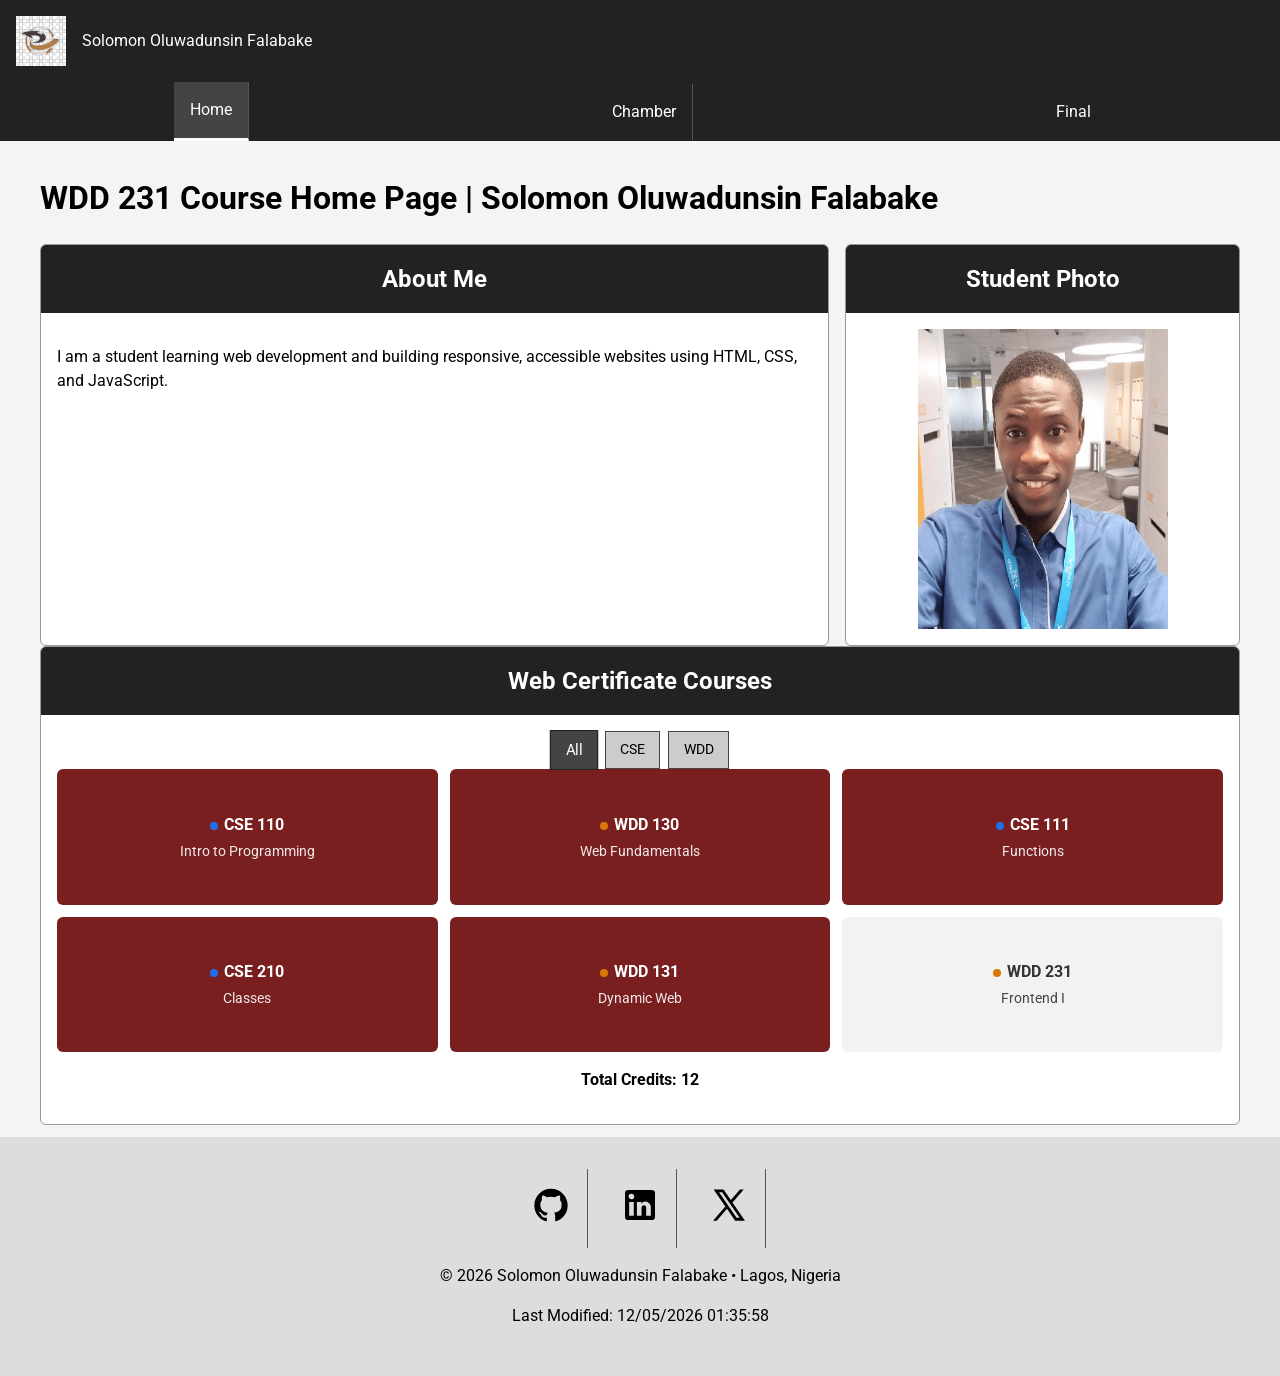
<file: index.html>
<!DOCTYPE html>
<html lang="en">

<head>
    <meta charset="UTF-8">
    <meta name="viewport" content="width=device-width, initial-scale=1.0">

    <title>WDD 231 Course Home Page | Solomon Oluwadunsin Falabake</title>

    <meta name="description"
        content="WDD 231 course home page showcasing web development projects, certificates, and responsive HTML, CSS, and JavaScript by Solomon Oluwadunsin Falabake.">
    <meta name="author" content="Solomon Oluwadunsin Falabake">

    <!-- Open Graph -->
    <meta property="og:title" content="WDD 231 Course Home Page | Solomon Oluwadunsin Falabake">
    <meta property="og:description" content="Responsive course homepage built with HTML, CSS and JavaScript.">
    <meta property="og:type" content="website">

    <!-- Fonts -->
    <link rel="preconnect" href="https://fonts.googleapis.com">
    <link rel="preconnect" href="https://fonts.gstatic.com" crossorigin>
    <link href="https://fonts.googleapis.com/css2?family=Roboto:wght@400;700&display=swap" rel="stylesheet">

    <!-- CSS -->
    <link rel="stylesheet" href="styles/normalize.css">
    <link rel="stylesheet" href="styles/small.css">
    <link rel="stylesheet" href="styles/larger.css">

    <!-- JS -->
    <script src="scripts/navigation.js" defer></script>
    <script src="scripts/date.js" defer></script>
    <script src="scripts/course.js" defer></script>
</head>

<body>

    <header>
        <div class="header-top">
            <img src="images/company_logo.svg" alt="Site Logo" width="50" height="50">
            <span>Solomon Oluwadunsin Falabake</span>
        </div>

        <button id="menu-button" aria-label="Toggle Navigation Menu" aria-expanded="false"></button>

        <nav aria-label="Primary Navigation">
            <ul id="nav-list">
                <li><a href="index.html" class="active" aria-current="page">Home</a></li>
                <li><a href="chamber/index.html">Chamber</a></li>
                <li><a href="final/index.html">Final</a></li>
            </ul>
        </nav>
    </header>

    <main>

        <h1>WDD 231 Course Home Page | Solomon Oluwadunsin Falabake</h1>

        <div class="top-row">

            <section class="card">
                <h2>About Me</h2>
                <div class="card-content">
                    <p>
                        I am a student learning web development and building responsive, accessible websites using HTML,
                        CSS, and JavaScript.
                    </p>
                </div>
            </section>

            <section class="card">
                <h2>Student Photo</h2>
                <div class="card-content center-image">
                    <img src="images/passport.png" alt="Portrait of Solomon Oluwadunsin Falabake" width="250"
                        height="300" loading="lazy">
                </div>
            </section>

        </div>

        <section class="card full-width">
            <h2>Web Certificate Courses</h2>

            <div class="card-content">

                <div class="filters">
                    <button id="all" type="button">All</button>
                    <button id="cse" type="button">CSE</button>
                    <button id="wdd" type="button">WDD</button>
                </div>

                <!-- COURSE GRID -->
                <div id="course-container" aria-live="polite"></div>

                <p id="total-credits"></p>

            </div>
        </section>

        <!-- ✅ MODAL ADDED HERE (REQUIRED BY ASSIGNMENT) -->
        <dialog id="course-details"></dialog>

    </main>

    <footer>

        <nav class="social-links" aria-label="Social Media Links">

            <a href="https://github.com/sfalabake" target="_blank" rel="noopener">
                <img src="images/github.svg" alt="Link to GitHub profile" width="40" height="40">
            </a>

            <a href="https://linkedin.com/" target="_blank" rel="noopener">
                <img src="images/linkedin.svg" alt="Link to LinkedIn profile" width="40" height="40">
            </a>

            <a href="https://x.com/sfalabake" target="_blank" rel="noopener">
                <img src="images/twitter-logo.svg" alt="X social platform link" width="40" height="40">
            </a>

        </nav>

        <p>
            © <span id="currentyear"></span>
            Solomon Oluwadunsin Falabake • Lagos, Nigeria
        </p>

        <p id="lastModified"></p>

    </footer>

</body>

</html>
</file>
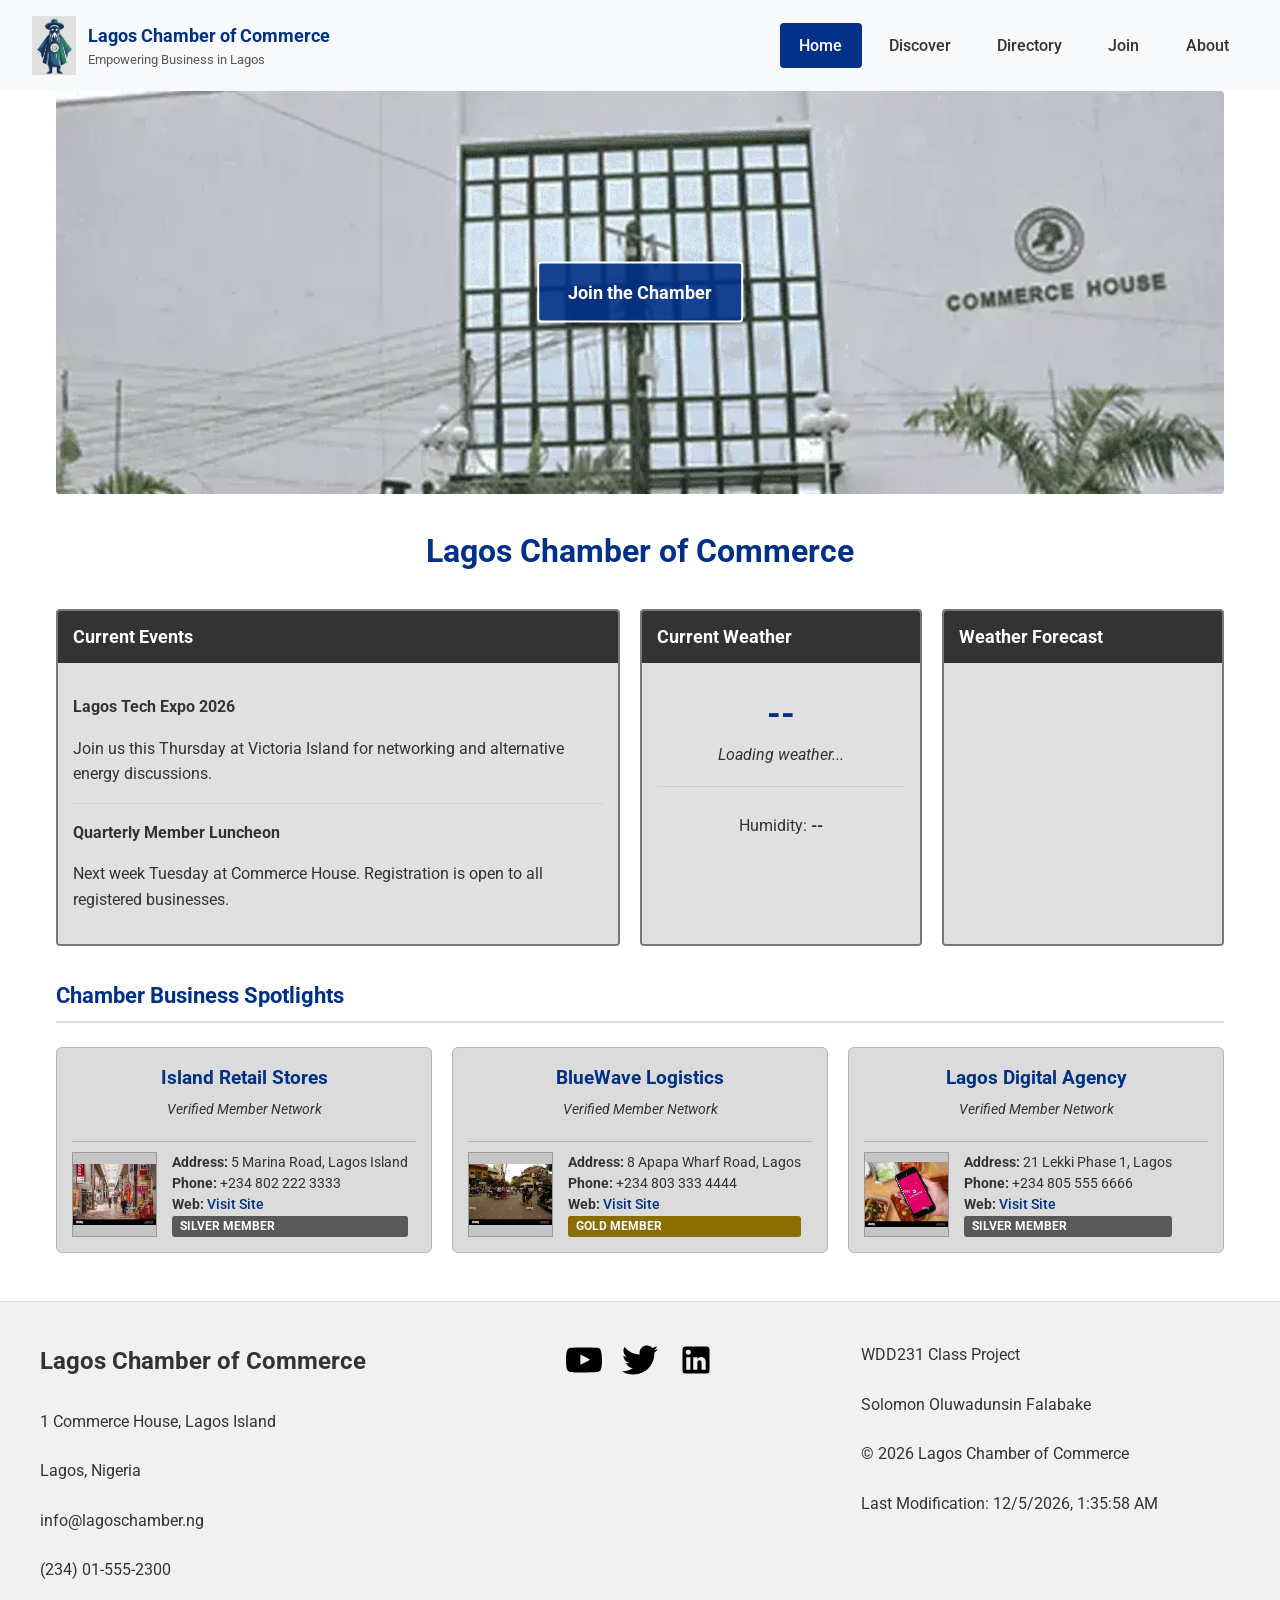
<file: chamber/index.html>
<!DOCTYPE html>
<html lang="en-US">

<head>
    <meta charset="UTF-8">
    <meta name="viewport" content="width=device-width, initial-scale=1.0">

    <title>Lagos Chamber of Commerce | Home</title>

    <meta name="description"
        content="Welcome to the Lagos Chamber of Commerce. Connect with trusted businesses and support economic growth in Lagos, Nigeria.">
    <meta name="author" content="Solomon Oluwadunsin Falabake">

    <link rel="icon" href="images/favicon.ico">

    <!-- Open Graph -->
    <meta property="og:title" content="Lagos Chamber of Commerce | Member Portal Home">
    <meta property="og:description"
        content="Explore the Lagos Chamber of Commerce member network, connect with trusted businesses, and support economic growth in Lagos, Nigeria.">
    <meta property="og:image" content="https://sfalabake.github.io/wdd231/chamber/images/home-image.webp">
    <meta property="og:url" content="https://sfalabake.github.io/wdd231/chamber/index.html">
    <meta property="og:type" content="website">

    <!-- Google Fonts -->
    <link rel="preconnect" href="https://fonts.googleapis.com">
    <link rel="preconnect" href="https://fonts.gstatic.com" crossorigin>
    <link href="https://fonts.googleapis.com/css2?family=Roboto:wght@400;500;700&display=swap" rel="stylesheet">

    <!-- Stylesheets -->
    <link rel="stylesheet" href="styles/small.css">
    <link rel="stylesheet" href="styles/large.css">

    <!-- Scripts -->
    <script src="scripts/main.js" defer></script>
    <script src="scripts/index.js" defer></script>
</head>

<body>

    <header>
        <div class="logo-area">
            <img src="images/coc-logo.png" alt="Lagos Chamber of Commerce Logo" width="70" height="70">
            <div>
                <h2 class="brand-title">Lagos Chamber of Commerce</h2>
                <p>Empowering Business in Lagos</p>
            </div>
        </div>

        <button id="menu-toggle" aria-label="Toggle Navigation" aria-expanded="false"
            aria-controls="navigation">☰</button>

        <nav aria-label="Main navigation">
            <ul id="navigation">
                <li><a href="index.html" class="active">Home</a></li>
                <li><a href="discover.html">Discover</a></li>
                <li><a href="directory.html">Directory</a></li>
                <li><a href="join.html">Join</a></li>
                <li><a href="about.html">About</a></li>
            </ul>
        </nav>
    </header>

    <div class="hero">
        <img src="images/home-image.webp" alt="Lagos City Skyline" class="hero-image">
        <a href="join.html" class="hero-btn">Join the Chamber</a>
    </div>

    <main>
        <h1 class="page-title">Lagos Chamber of Commerce</h1>

        <section class="info-grid">
            <h2 class="visually-hidden">Events, Weather Updates, and Forecast Information</h2>

            <div class="card">
                <h3>Current Events</h3>
                <div class="card-body">
                    <p><strong>Lagos Tech Expo 2026</strong></p>
                    <p>Join us this Thursday at Victoria Island for networking and alternative energy discussions.</p>
                    <hr>
                    <p><strong>Quarterly Member Luncheon</strong></p>
                    <p>Next week Tuesday at Commerce House. Registration is open to all registered businesses.</p>
                </div>
            </div>

            <div class="card">
                <h3>Current Weather</h3>
                <div class="card-body weather-current">
                    <p class="temp"><span id="temp">--</span></p>
                    <p id="description" class="weather-desc">Loading weather...</p>
                    <hr>
                    <p>Humidity: <strong id="humidity">--</strong></p>
                </div>
            </div>

            <div class="card">
                <h3>Weather Forecast</h3>
                <div id="forecast" class="card-body weather-forecast"></div>
            </div>
        </section>

        <section class="spotlight-section">
            <h2 class="section-subtitle">Chamber Business Spotlights</h2>
            <div id="spotlight-container" class="spotlight-grid"></div>
        </section>
    </main>

    <footer>
        <div class="footer-content">
            <div class="footer-info">
                <h2>Lagos Chamber of Commerce</h2>
                <p>1 Commerce House, Lagos Island</p>
                <p>Lagos, Nigeria</p>
                <p>info@lagoschamber.ng</p>
                <p>(234) 01-555-2300</p>
            </div>

            <div class="social-links">
                <a href="https://www.youtube.com" target="_blank" rel="noopener noreferrer">
                    <img src="images/youtube.svg" alt="YouTube channel link">
                </a>

                <a href="https://twitter.com/sfalabake" target="_blank" rel="noopener noreferrer">
                    <img src="images/twitter.svg" alt="Twitter profile link">
                </a>

                <a href="https://www.linkedin.com" target="_blank" rel="noopener noreferrer">
                    <img src="images/linkedin.svg" alt="LinkedIn profile link">
                </a>
            </div>

            <div class="footer-meta">
                <p>WDD231 Class Project</p>
                <p>Solomon Oluwadunsin Falabake</p>
                <p>&copy; <span id="year"></span> Lagos Chamber of Commerce</p>
                <p id="lastModified"></p>
            </div>
        </div>
    </footer>

</body>

</html>
</file>
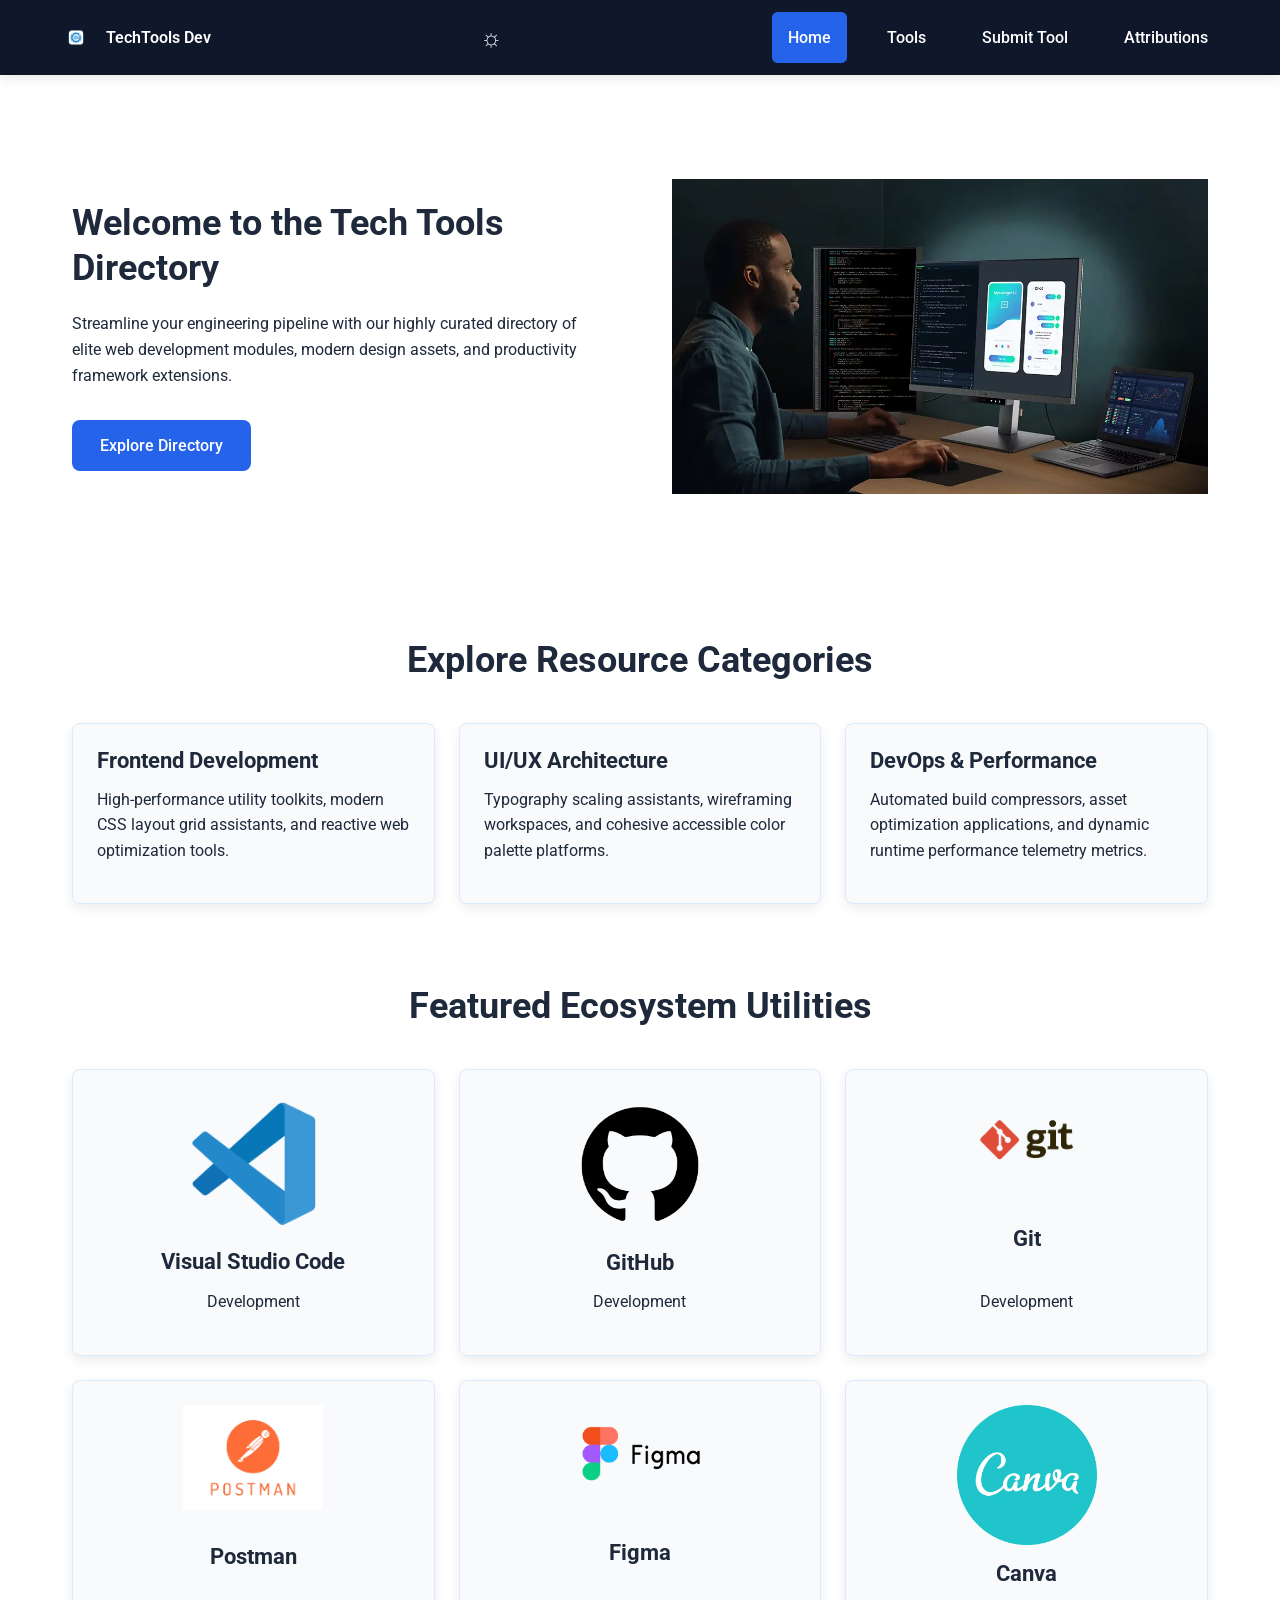
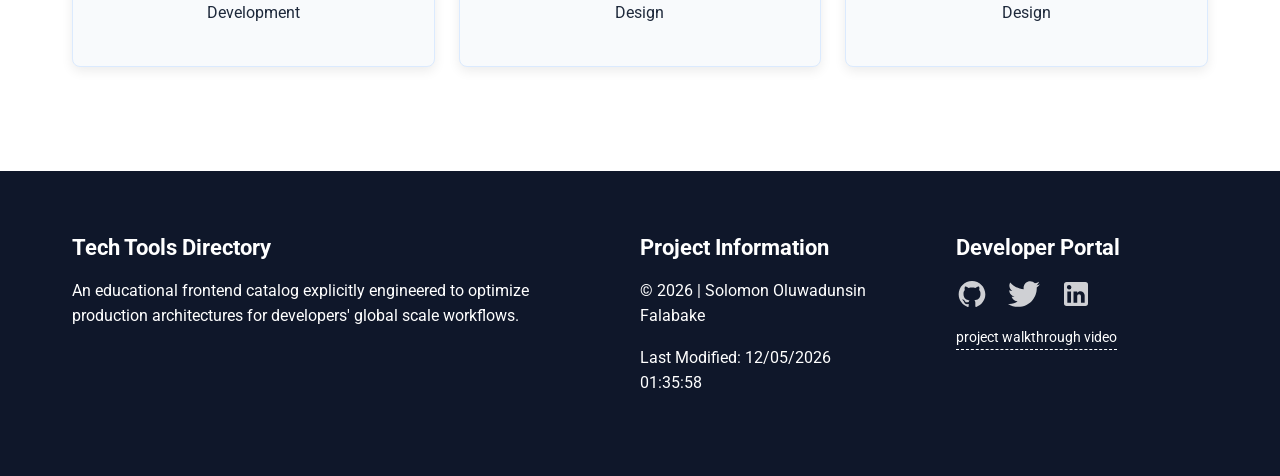
<file: finalproject/index.html>
<!DOCTYPE html>
<html lang="en">
<head>
    <meta charset="UTF-8">
    <meta name="viewport" content="width=device-width, initial-scale=1.0">
    <title>Tech Tools Directory | Home</title>
    
    <meta name="description" content="Welcome to the Tech Tools Directory. Discover curated web development, UI/UX design, and productivity tools.">
    <meta name="author" content="Solomon Oluwadunsin Falabake">
    <link rel="icon" href="images/favicon.ico">

    <meta property="og:title" content="Tech Tools Directory | Home">
    <meta property="og:description" content="Discover curated digital resources and modern professional workflows.">
    <meta property="og:image" content="https://sfalabake.github.io/wdd231/finalproject/images/hero-coding.webp">
    <meta property="og:url" content="https://sfalabake.github.io/wdd231/finalproject/index.html">
    <meta property="og:type" content="website">

    <link rel="preconnect" href="https://fonts.googleapis.com">
    <link rel="preconnect" href="https://fonts.gstatic.com" crossorigin>
    <link href="https://fonts.googleapis.com/css2?family=Roboto:wght@400;500;700&display=swap" rel="stylesheet">
    
    <link rel="stylesheet" href="styles/base.css">
    <link rel="stylesheet" href="styles/large.css">

    <script type="module" src="scripts/main.js"></script>
    <script type="module" src="scripts/home.js"></script>
</head>
<body>

    <header>
        <nav class="navbar">
            <a href="index.html" class="brand">
                <img src="images/tecttooldev-logo.png" alt="Tech Tools Directory logo" class="logo">
                <span>TechTools Dev</span>
            </a>
            <button id="menuBtn" aria-label="Toggle Menu">&#9776;</button>
            <button id="themeToggle" aria-label="Toggle Dark Mode">&#9788;</button>
            <ul id="navLinks">
                <li><a href="index.html" class="active">Home</a></li>
                <li><a href="tools.html">Tools</a></li>
                <li><a href="submit.html">Submit Tool</a></li>
                <li><a href="attributions.html">Attributions</a></li>
            </ul>
        </nav>
    </header>

    <main>
        <section class="hero">
            <div class="hero-text">
                <h1>Welcome to the Tech Tools Directory</h1>
                <p>Streamline your engineering pipeline with our highly curated directory of elite web development modules, modern design assets, and productivity framework extensions.</p>
                <a href="tools.html" class="cta-btn">Explore Directory</a>
            </div>
            <div class="hero-image">
                <img src="images/hero-coding.webp" alt="Developer working on a laptop writing code" width="600" height="400">
            </div>
        </section>

        <section class="categories-section">
            <h2>Explore Resource Categories</h2>
            <div class="category-grid">
                <article>
                    <h3>Frontend Development</h3>
                    <p>High-performance utility toolkits, modern CSS layout grid assistants, and reactive web optimization tools.</p>
                </article>
                <article>
                    <h3>UI/UX Architecture</h3>
                    <p>Typography scaling assistants, wireframing workspaces, and cohesive accessible color palette platforms.</p>
                </article>
                <article>
                    <h3>DevOps & Performance</h3>
                    <p>Automated build compressors, asset optimization applications, and dynamic runtime performance telemetry metrics.</p>
                </article>
            </div>
        </section>

        <section class="featured-section">
            <h2>Featured Ecosystem Utilities</h2>
            <div class="featured-grid" id="featuredTools"></div>
        </section>
    </main>

    <footer>
        <div class="footer-content">
            <div class="footer-info">
                <h3>Tech Tools Directory</h3>
                <p>An educational frontend catalog explicitly engineered to optimize production architectures for developers' global scale workflows.</p>
            </div>
            <div class="footer-meta">
                <h3>Project Information</h3>
                <p>&copy; <span id="currentYear"></span> | Solomon Oluwadunsin Falabake</p>
                <p class="modification-date">Last Modified: <span id="lastModificationDate"></span></p>
            </div>
            <div class="footer-social">
                <h3>Developer Portal</h3>
                <div class="social-links">
                    <a href="https://github.com/sfalabake/wdd231" target="_blank" rel="noopener">
                        <img src="images/github.svg" alt="GitHub">
                    </a>
                    <a href="https://twitter.com" target="_blank" rel="noopener">
                        <img src="images/twitter.svg" alt="Twitter">
                    </a>
                    <a href="https://linkedin.com" target="_blank" rel="noopener">
                        <img src="images/linkedin.svg" alt="LinkedIn">
                    </a>
                </div>
                <p><a href="https://youtu.be/4y9t6_K_Ooo" class="video-link">project walkthrough video</a></p>
            </div>
        </div>
    </footer>

</body>
</html>
</file>
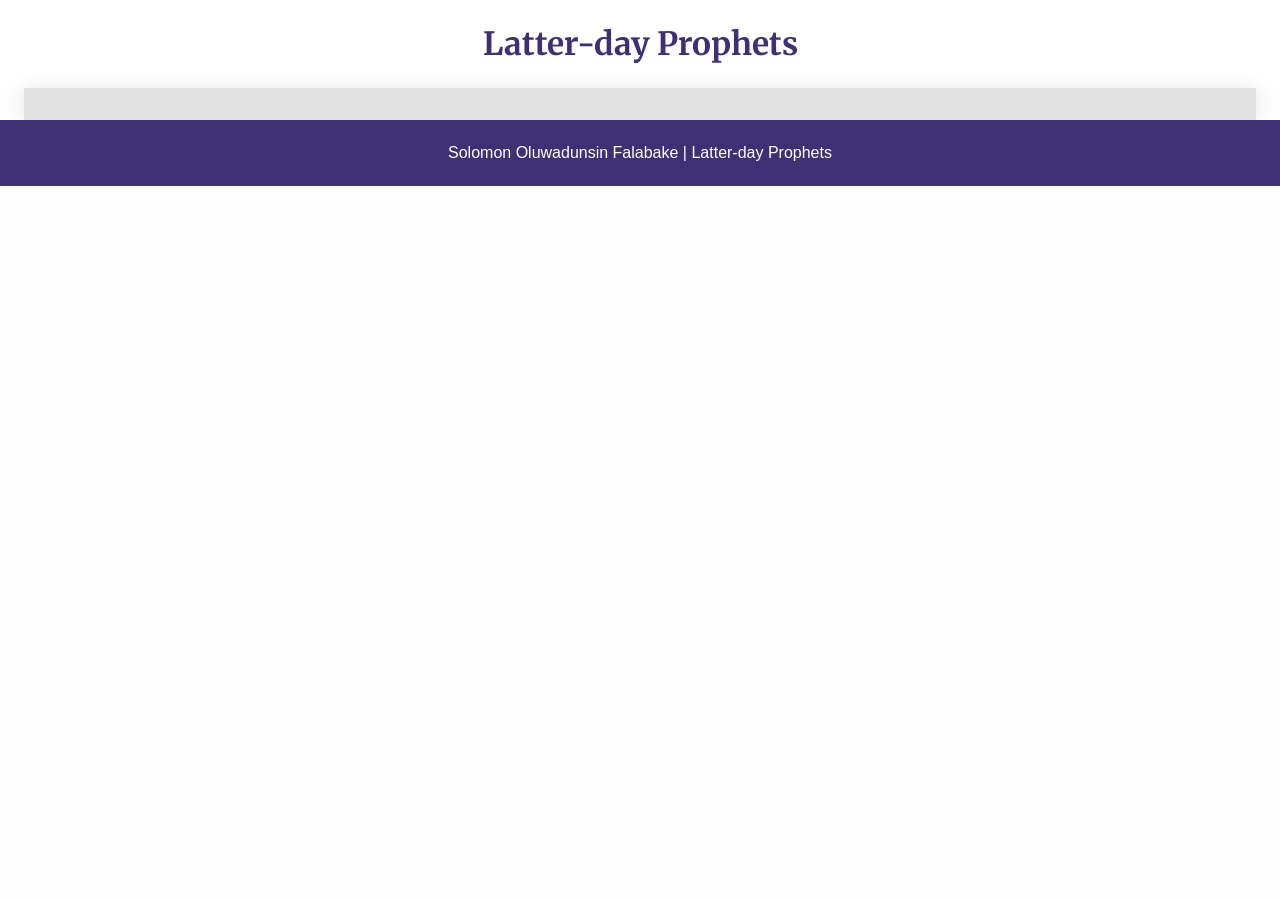
<file: prophets.html>
<!DOCTYPE html>
<html lang="en">

<head>
    <meta charset="UTF-8">
    <meta name="viewport" content="width=device-width, initial-scale=1.0">

    <meta name="description" content="Latter-day Prophets page">
    <meta name="author" content="Solomon Oluwadunsin Falabake">

    <title>Latter-day Prophets</title>

    <link rel="stylesheet" href="styles/prophets.css">

    <script src="scripts/prophets.js" defer></script>
</head>

<body>

    <header>
        <h1>Latter-day Prophets</h1>
    </header>

    <main>
        <div id="cards"></div>
    </main>

    <footer>
        Solomon Oluwadunsin Falabake | Latter-day Prophets
    </footer>

</body>

</html>
</file>
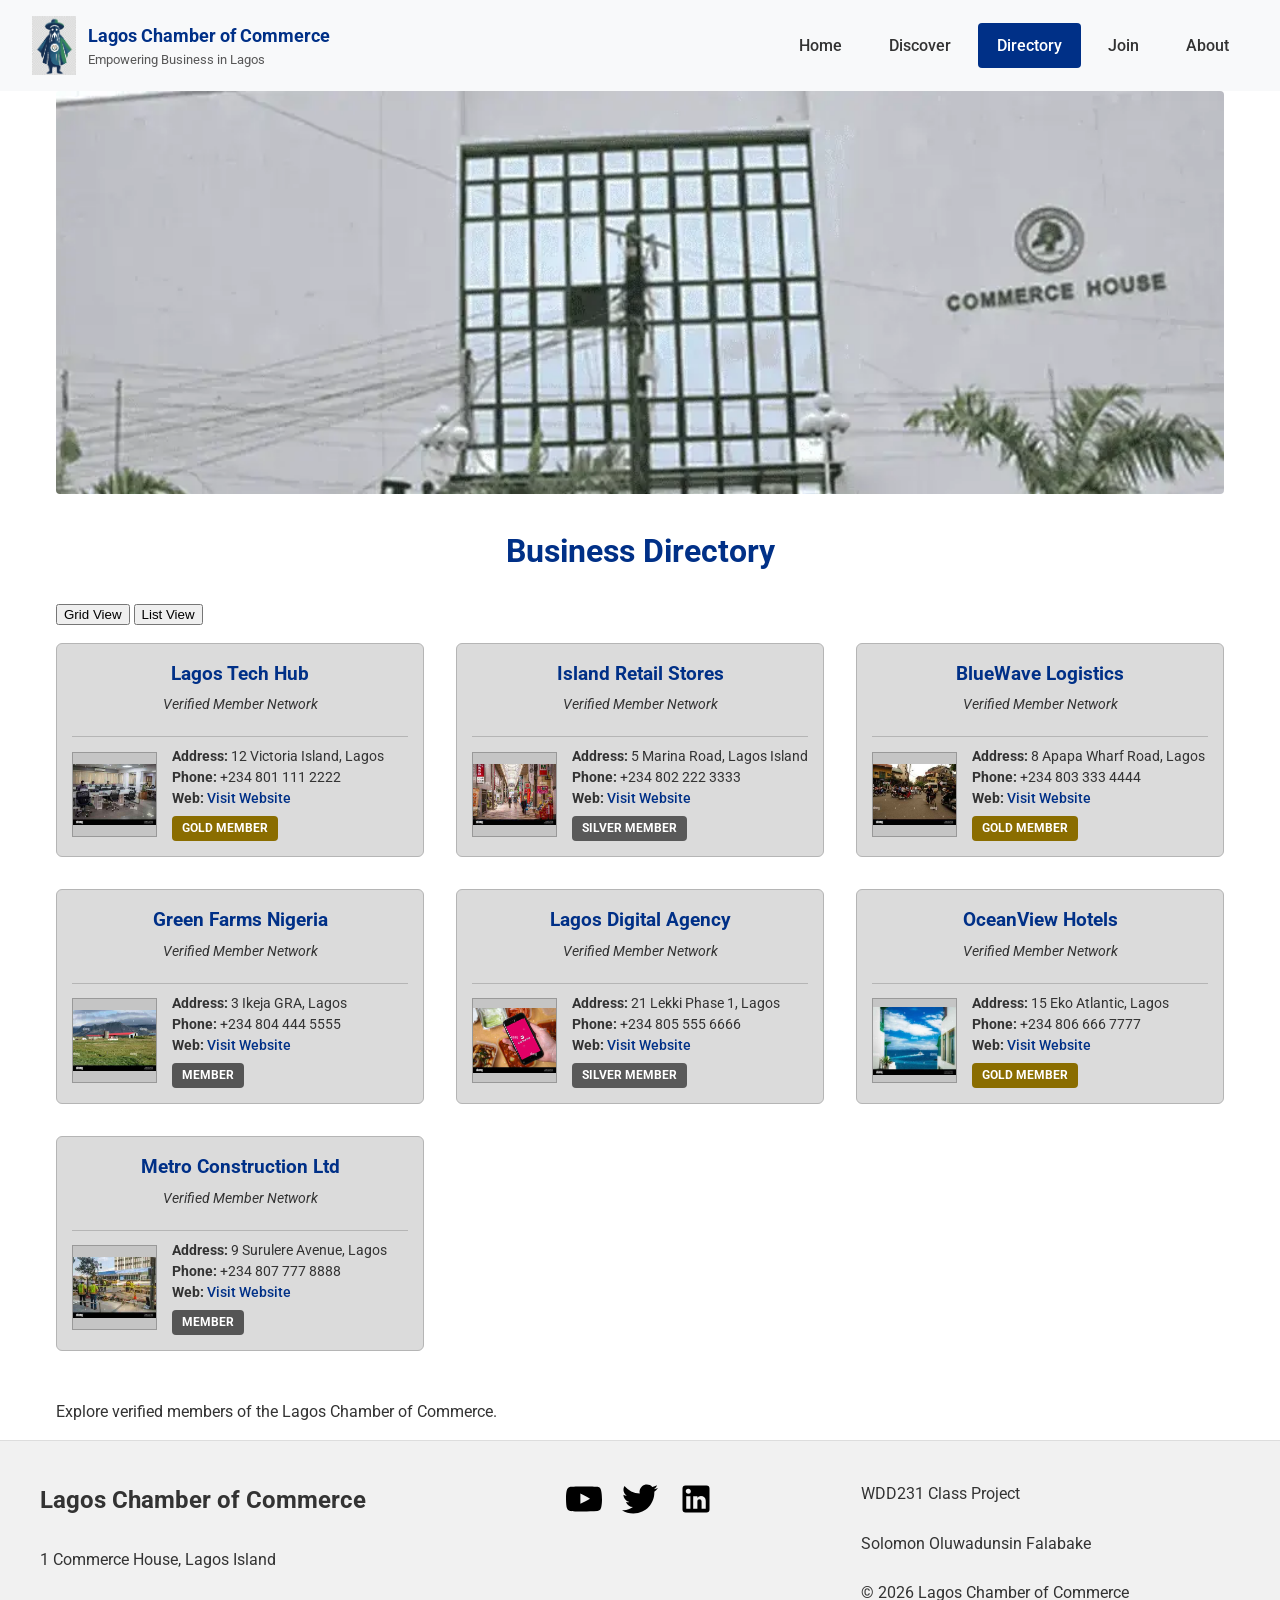
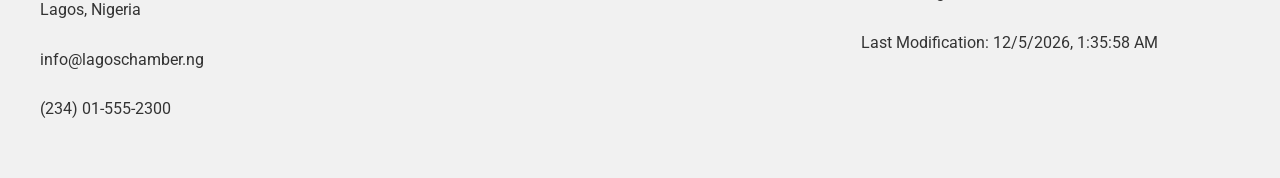
<file: chamber/directory.html>
<!DOCTYPE html>
<html lang="en-US">

<head>
    <meta charset="UTF-8">
    <meta name="viewport" content="width=device-width, initial-scale=1.0">

    <title>Business Directory | Lagos Chamber of Commerce</title>

    <meta name="description"
        content="Explore verified Lagos Chamber of Commerce members, connect with trusted local businesses, and view directory listings across industries in Lagos, Nigeria.">
    <meta name="author" content="Solomon Oluwadunsin Falabake">

    <link rel="icon" href="images/favicon.ico">

    <!-- Open Graph -->
    <meta property="og:title" content="Business Directory | Lagos Chamber of Commerce">
    <meta property="og:description"
        content="Discover trusted local businesses and connect with members of the Lagos Chamber of Commerce.">
    <meta property="og:image" content="https://sfalabake.github.io/wdd231/chamber/images/home-image.webp">
    <meta property="og:url" content="https://sfalabake.github.io/wdd231/chamber/directory.html">
    <meta property="og:type" content="website">

    <link rel="preconnect" href="https://fonts.googleapis.com">
    <link rel="preconnect" href="https://fonts.gstatic.com" crossorigin>
    <link href="https://fonts.googleapis.com/css2?family=Roboto:wght@400;500;700&display=swap" rel="stylesheet">

    <link rel="stylesheet" href="styles/small.css">
    <link rel="stylesheet" href="styles/large.css">

    <script src="scripts/main.js" defer></script>
    <script src="scripts/directory.js" defer></script>
</head>

<body>

    <header>
        <div class="logo-area">
            <img src="images/coc-logo.png" alt="Lagos Chamber of Commerce Logo" width="70" height="70">
            <div>
                <h2 class="brand-title">Lagos Chamber of Commerce</h2>
                <p>Empowering Business in Lagos</p>
            </div>
        </div>

        <button id="menu-toggle" aria-label="Toggle Navigation" aria-expanded="false"
            aria-controls="navigation">☰</button>

        <nav aria-label="Main navigation">
            <ul id="navigation">
                <li><a href="index.html">Home</a></li>
                <li><a href="discover.html">Discover</a></li>
                <li><a href="directory.html" class="active">Directory</a></li>
                <li><a href="join.html">Join</a></li>
                <li><a href="about.html">About</a></li>
            </ul>
        </nav>
    </header>

    <div class="hero">
        <img src="images/home-image.webp" alt="Lagos City Skyline" class="hero-image">
    </div>

    <main>
        <h1 class="page-title">Business Directory</h1>

        <section class="directory-controls-section">
            <h2 class="visually-hidden">View Controls</h2>
            <div class="directory-controls">
                <button id="grid-view" class="active" aria-pressed="true">Grid View</button>
                <button id="list-view" aria-pressed="false">List View</button>
            </div>
        </section>

        <section class="directory-section">
            <h2 class="visually-hidden">Business Members</h2>
            <div id="member-container" class="grid"></div>
        </section>

        <section class="info-section">
            <h2 class="visually-hidden">Directory Information</h2>
            <p>Explore verified members of the Lagos Chamber of Commerce.</p>
        </section>
    </main>

    <footer>
        <div class="footer-content">
            <div class="footer-info">
                <h2>Lagos Chamber of Commerce</h2>
                <p>1 Commerce House, Lagos Island</p>
                <p>Lagos, Nigeria</p>
                <p>info@lagoschamber.ng</p>
                <p>(234) 01-555-2300</p>
            </div>

            <div class="social-links">
                <a href="https://www.youtube.com" target="_blank" rel="noopener noreferrer">
                    <img src="images/youtube.svg" alt="YouTube channel link">
                </a>

                <a href="https://twitter.com/sfalabake" target="_blank" rel="noopener noreferrer">
                    <img src="images/twitter.svg" alt="Twitter profile link">
                </a>

                <a href="https://www.linkedin.com" target="_blank" rel="noopener noreferrer">
                    <img src="images/linkedin.svg" alt="LinkedIn profile link">
                </a>
            </div>

            <div class="footer-meta">
                <p>WDD231 Class Project</p>
                <p>Solomon Oluwadunsin Falabake</p>
                <p>&copy; <span id="year"></span> Lagos Chamber of Commerce</p>
                <p id="lastModified"></p>
            </div>
        </div>
    </footer>

</body>

</html>
</file>
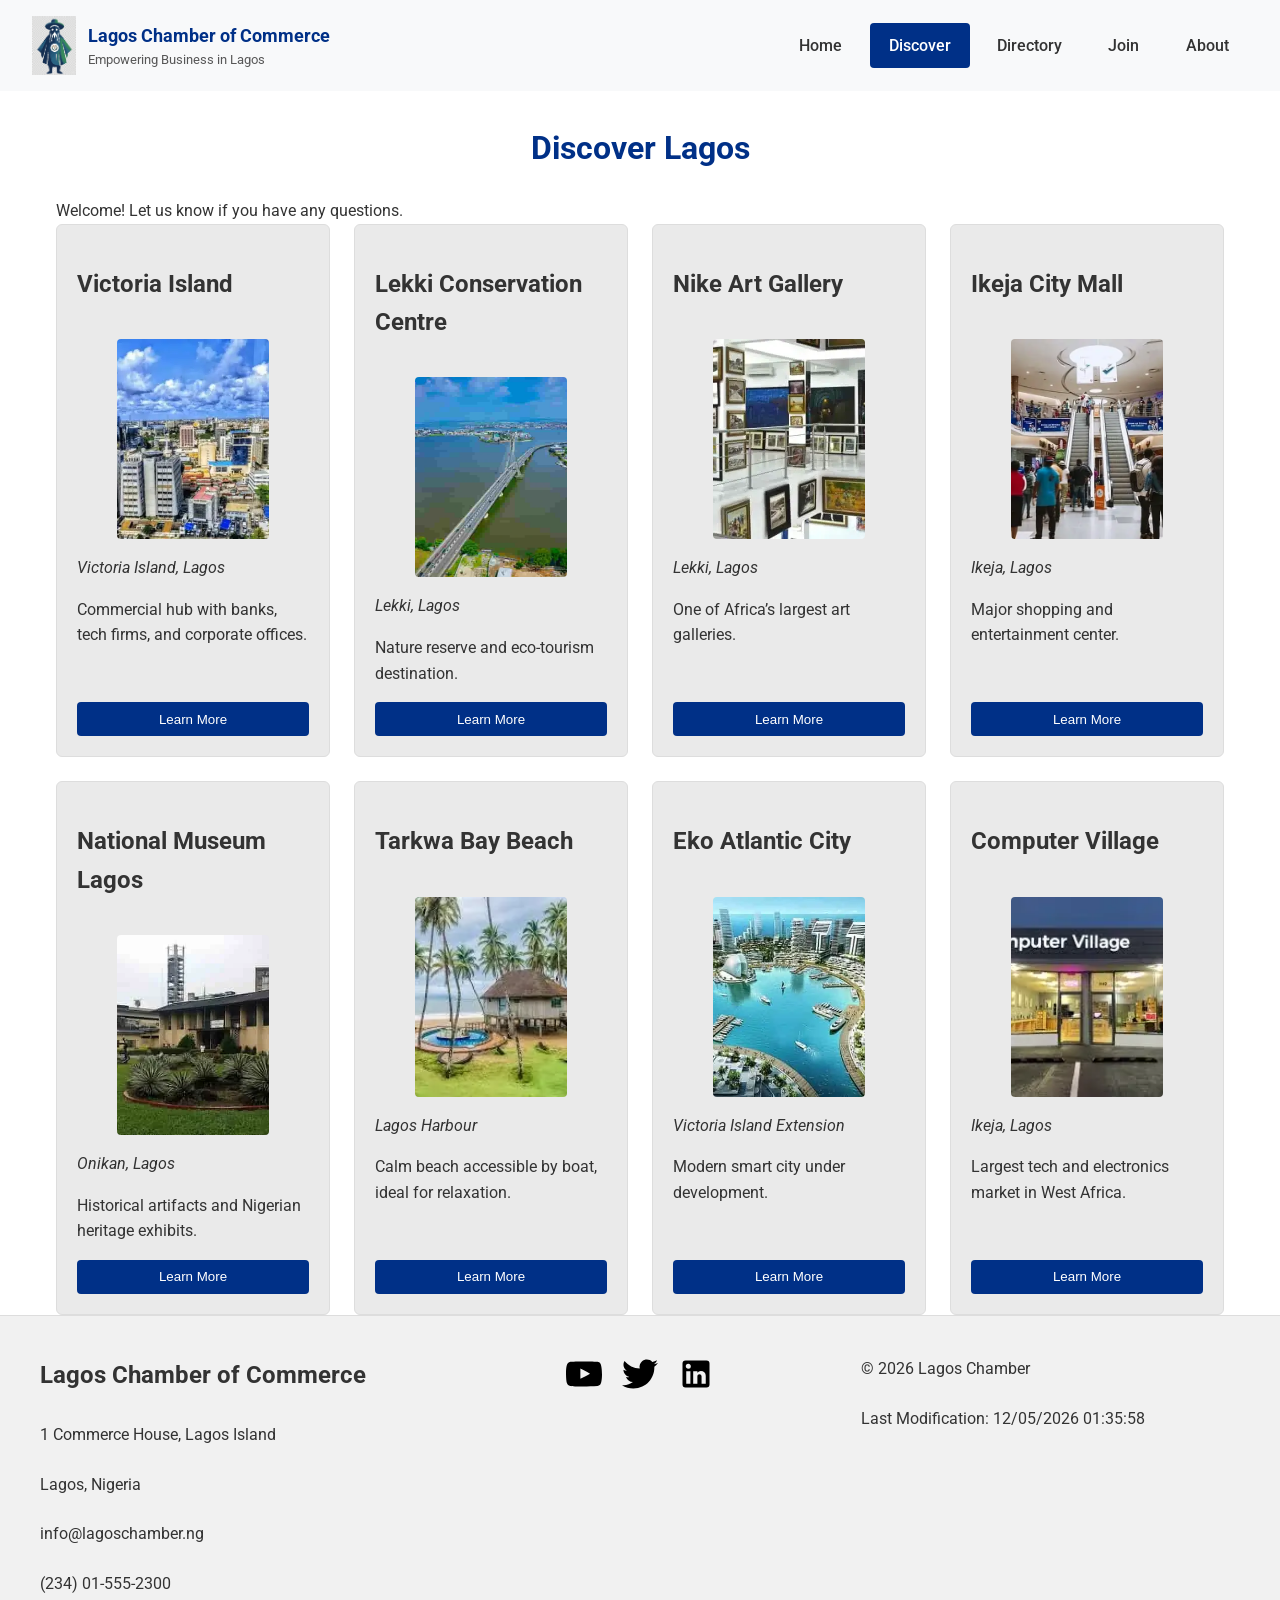
<file: chamber/discover.html>
<!DOCTYPE html>
<html lang="en">
<head>
    <meta charset="UTF-8">
    <meta name="viewport" content="width=device-width, initial-scale=1.0">

    <title>Discover and Lagos Chamber of Commerce</title>

    <meta name="description" content="Discover key business locations, attractions, and economic highlights in Lagos, Nigeria.">
    <meta name="author" content="Solomon Oluwadunsin Falabake">

    <link rel="icon" href="images/favicon.ico" type="image/x-icon">

    <meta property="og:title" content="Discover Lagos Business Environment and Opportunities">
    <meta property="og:description" content="Explore Lagos business attractions and economic opportunities in Lagos, Nigeria.">
    <meta property="og:image" content="https://sfalabake.github.io/wdd231/chamber/images/home-image.webp">
    <meta property="og:url" content="https://sfalabake.github.io/wdd231/chamber/discover.html">
    <meta property="og:type" content="website">

    <link rel="preconnect" href="https://fonts.googleapis.com">
    <link rel="preconnect" href="https://fonts.gstatic.com" crossorigin>
    <link href="https://fonts.googleapis.com/css2?family=Roboto:wght@400;500;700&display=swap" rel="stylesheet">

    <link rel="stylesheet" href="styles/small.css">
    <link rel="stylesheet" href="styles/large.css">

    <script src="scripts/main.js" defer></script>
    <script src="scripts/discover.js" defer></script>
</head>

<body>

<header>
    <div class="logo-area">
        <img src="images/coc-logo.png" alt="Lagos Chamber Logo" width="70" height="70">
        <div>
            <h2 class="brand-title">Lagos Chamber of Commerce</h2>
            <p>Empowering Business in Lagos</p>
        </div>
    </div>

    <button id="menu-toggle"
            aria-label="Toggle Navigation"
            aria-expanded="false"
            aria-controls="navigation">
        ☰
    </button>

    <nav aria-label="Main navigation">
        <ul id="navigation">
            <li><a href="index.html">Home</a></li>
            <li><a href="discover.html" class="active">Discover</a></li>
            <li><a href="directory.html">Directory</a></li>
            <li><a href="join.html">Join</a></li>
            <li><a href="about.html">About</a></li>
        </ul>
    </nav>
</header>

<main>

    <h1 class="page-title">Discover Lagos</h1>

    <div id="visit-message" class="visit-message"></div>

    <div id="discover-grid" class="discover-grid"></div>

</main>

<footer>
    <div class="footer-content">
        <div class="footer-info">
            <h2>Lagos Chamber of Commerce</h2>
            <p>1 Commerce House, Lagos Island</p>
            <p>Lagos, Nigeria</p>
            <p>info@lagoschamber.ng</p>
            <p>(234) 01-555-2300</p>
        </div>

        <div class="social-links">
            <a href="#"><img src="images/youtube.svg" alt="YouTube"></a>
            <a href="#"><img src="images/twitter.svg" alt="Twitter"></a>
            <a href="#"><img src="images/linkedin.svg" alt="LinkedIn"></a>
        </div>

        <div class="footer-meta">
            <p>&copy; <span id="year"></span> Lagos Chamber</p>
            <p id="lastModified"></p>
        </div>
    </div>
</footer>

</body>
</html>
</file>
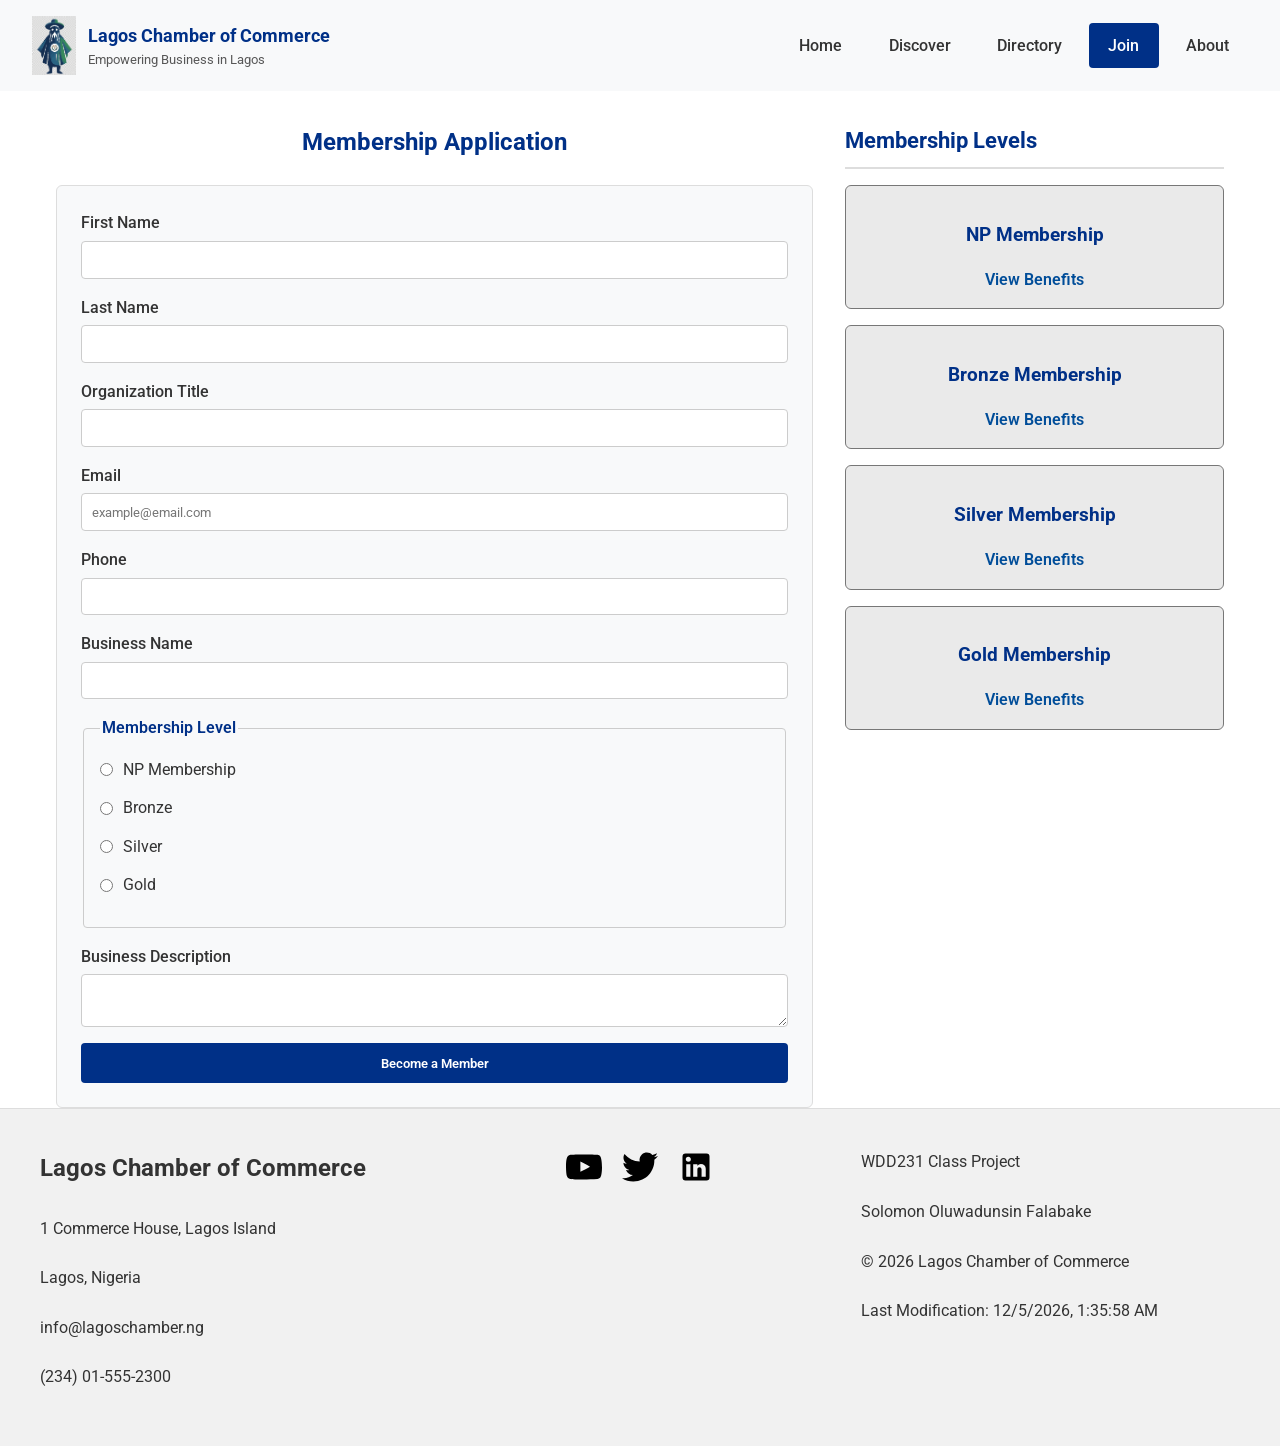
<file: chamber/join.html>
<!DOCTYPE html>
<html lang="en-US">

<head>
    <meta charset="UTF-8">
    <meta name="viewport" content="width=device-width, initial-scale=1.0">

    <title>Join the Lagos Chamber of Commerce | Membership Application</title>

    <meta name="description" content="Apply for membership with the Lagos Chamber of Commerce and connect with trusted businesses, networking events, and growth opportunities in Lagos.">
    <meta name="author" content="Solomon Oluwadunsin Falabake">

    <link rel="icon" href="images/favicon.ico">

    <meta property="og:title" content="Join the Lagos Chamber of Commerce Membership Program">
    <meta property="og:description" content="Become a member of the Lagos Chamber of Commerce and gain access to trusted businesses, networking events, and growth opportunities in Lagos.">
    <meta property="og:image" content="https://sfalabake.github.io/wdd231/chamber/images/home-image.webp">
    <meta property="og:url" content="https://sfalabake.github.io/wdd231/chamber/join.html">
    <meta property="og:type" content="website">

    <link rel="preconnect" href="https://fonts.googleapis.com">
    <link rel="preconnect" href="https://fonts.gstatic.com" crossorigin>
    <link href="https://fonts.googleapis.com/css2?family=Roboto:wght@400;500;700&display=swap" rel="stylesheet">

    <link rel="stylesheet" href="styles/small.css">
    <link rel="stylesheet" href="styles/large.css">

    <script src="scripts/main.js" defer></script>
    <script src="scripts/join.js" defer></script>
</head>

<body>

<header>
    <div class="logo-area">
        <img src="images/coc-logo.png" alt="Lagos Chamber Logo" width="70" height="70">
        <div>
            <h2 class="brand-title">Lagos Chamber of Commerce</h2>
            <p>Empowering Business in Lagos</p>
        </div>
    </div>

    <button id="menu-toggle" aria-label="Toggle Navigation" aria-expanded="false" aria-controls="navigation">
        ☰
    </button>

    <nav aria-label="Main navigation">
        <ul id="navigation">
            <li><a href="index.html">Home</a></li>
            <li><a href="discover.html">Discover</a></li>
            <li><a href="directory.html">Directory</a></li>
            <li><a href="join.html" class="active">Join</a></li>
            <li><a href="about.html">About</a></li>
        </ul>
    </nav>
</header>

<main class="join-layout">

    <section class="form-section">

        <h1 class="page-title">Membership Application</h1>

        <form method="get" action="thankyou.html">

            <input type="hidden" name="timestamp" id="timestamp">

            <label>
                First Name
                <input type="text" name="fname" autocomplete="given-name" title="Please enter your first name." required>
            </label>

            <label>
                Last Name
                <input type="text" name="lname" autocomplete="family-name" title="Please enter your last name." required>
            </label>

            <label>
                Organization Title
                <input type="text"
                       name="orgtitle"
                       autocomplete="organization-title"
                       pattern="[A-Za-z\s-]{7,}"
                       title="Minimum 7 characters (letters, spaces, hyphens only)">
            </label>

            <label>
                Email
                <input type="email"
                       name="email"
                       autocomplete="email"
                       placeholder="example@email.com"
                       title="Please enter a valid email address (e.g., name@domain.com)."
                       required>
            </label>

            <label>
                Phone
                <input type="tel"
                       name="phone"
                       autocomplete="tel"
                       title="Please enter a valid telephone contact number."
                       required>
            </label>

            <label>
                Business Name
                <input type="text"
                       name="organization"
                       autocomplete="organization"
                       title="Please enter your official business or organization name."
                       required>
            </label>

            <fieldset>
                <legend>Membership Level</legend>

                <div class="radio-row">
                    <input type="radio" id="np" name="membership" value="np" required>
                    <label for="np">NP Membership</label>
                </div>

                <div class="radio-row">
                    <input type="radio" id="bronze" name="membership" value="bronze">
                    <label for="bronze">Bronze</label>
                </div>

                <div class="radio-row">
                    <input type="radio" id="silver" name="membership" value="silver">
                    <label for="silver">Silver</label>
                </div>

                <div class="radio-row">
                    <input type="radio" id="gold" name="membership" value="gold">
                    <label for="gold">Gold</label>
                </div>
            </fieldset>

            <label>
                Business Description
                <textarea name="description" title="Provide a brief summary profile describing your organization"></textarea>
            </label>

            <input type="submit" value="Become a Member">

        </form>
    </section>

    <section class="membership-section">

        <h2 class="section-subtitle">Membership Levels</h2>

        <div class="membership-cards">

            <div class="card">
                <h3>NP Membership</h3>
                <a href="#np-modal">View Benefits</a>
            </div>

            <div class="card">
                <h3>Bronze Membership</h3>
                <a href="#bronze-modal">View Benefits</a>
            </div>

            <div class="card">
                <h3>Silver Membership</h3>
                <a href="#silver-modal">View Benefits</a>
            </div>

            <div class="card">
                <h3>Gold Membership</h3>
                <a href="#gold-modal">View Benefits</a>
            </div>

        </div>
    </section>

</main>

<dialog id="np-modal">
    <h2>NP Membership Benefits</h2>
    <p>No fee. Basic listing and community access.</p>
    <button type="button">Close</button>
</dialog>

<dialog id="bronze-modal">
    <h2>Bronze Membership Benefits</h2>
    <p>Business listing, networking events, and promotional exposure.</p>
    <button type="button">Close</button>
</dialog>

<dialog id="silver-modal">
    <h2>Silver Membership Benefits</h2>
    <p>Event discounts, spotlight features, and increased visibility.</p>
    <button type="button">Close</button>
</dialog>

<dialog id="gold-modal">
    <h2>Gold Membership Benefits</h2>
    <p>Premium advertising, homepage spotlight, and VIP networking access.</p>
    <button type="button">Close</button>
</dialog>

<footer>
    <div class="footer-content">

        <div class="footer-info">
            <h2>Lagos Chamber of Commerce</h2>
            <p>1 Commerce House, Lagos Island</p>
            <p>Lagos, Nigeria</p>
            <p>info@lagoschamber.ng</p>
            <p>(234) 01-555-2300</p>
        </div>

        <div class="social-links">
            <a href="https://www.youtube.com" target="_blank" rel="noopener noreferrer">
                <img src="images/youtube.svg" alt="YouTube channel link">
            </a>

            <a href="https://twitter.com/sfalabake" target="_blank" rel="noopener noreferrer">
                <img src="images/twitter.svg" alt="Twitter profile link">
            </a>

            <a href="https://www.linkedin.com" target="_blank" rel="noopener noreferrer">
                <img src="images/linkedin.svg" alt="LinkedIn profile link">
            </a>
        </div>

        <div class="footer-meta">
            <p>WDD231 Class Project</p>
            <p>Solomon Oluwadunsin Falabake</p>
            <p>&copy; <span id="year"></span> Lagos Chamber of Commerce</p>
            <p id="lastModified"></p>
        </div>

    </div>
</footer>

</body>
</html>
</file>
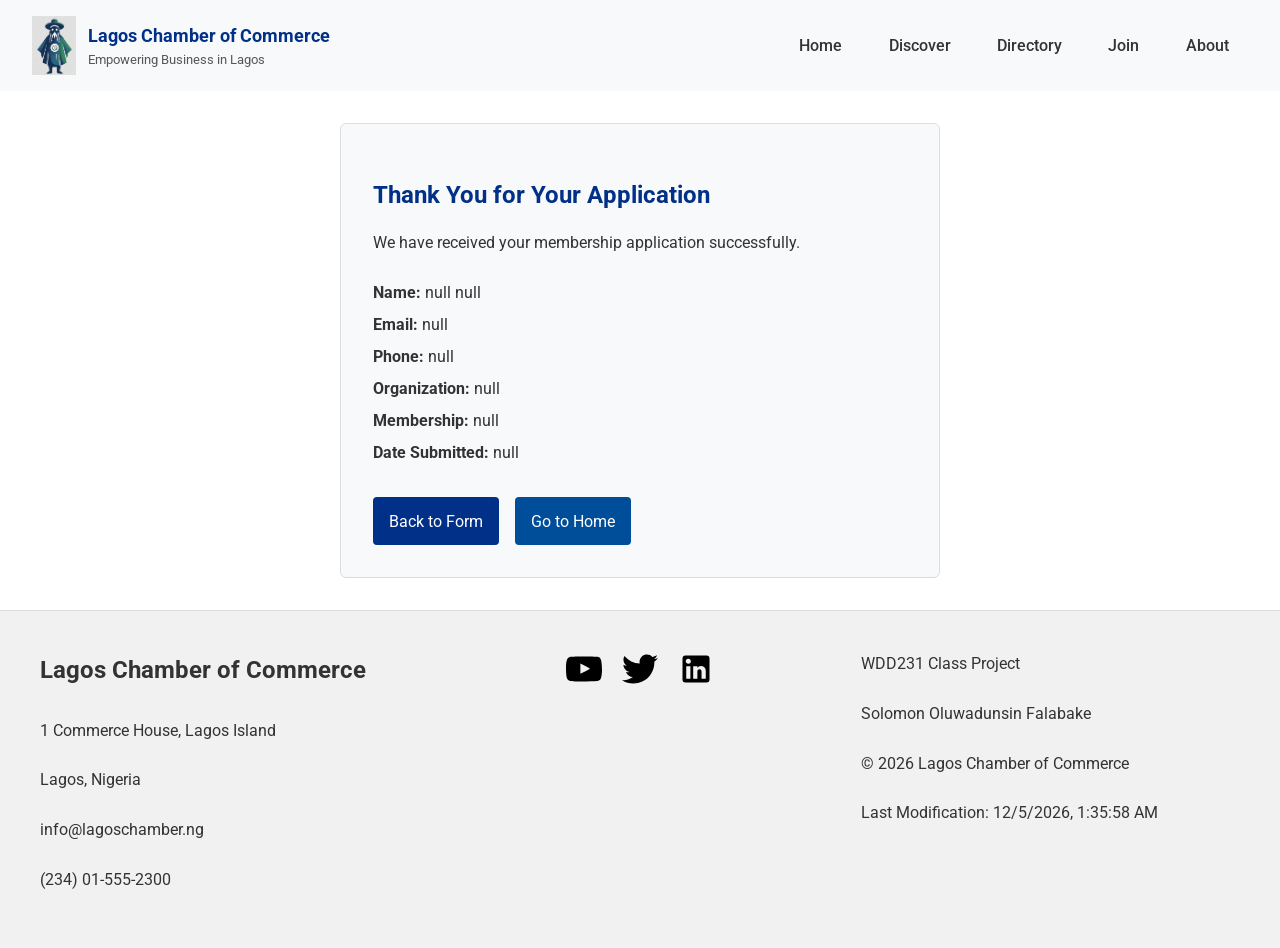
<file: chamber/thankyou.html>
<!DOCTYPE html>
<html lang="en-US">
<head>
    <meta charset="UTF-8">
    <meta name="viewport" content="width=device-width, initial-scale=1.0">

    <title>Thank You | Lagos Chamber of Commerce Membership</title>

    <meta name="description" content="Membership application confirmation page for the Lagos Chamber of Commerce.">
    <meta name="author" content="Solomon Oluwadunsin Falabake">

    <link rel="icon" href="images/favicon.ico">

    <link rel="preconnect" href="https://fonts.googleapis.com">
    <link rel="preconnect" href="https://fonts.gstatic.com" crossorigin>
    <link href="https://fonts.googleapis.com/css2?family=Roboto:wght@400;500;700&display=swap" rel="stylesheet">

    <link rel="stylesheet" href="styles/small.css">
    <link rel="stylesheet" href="styles/large.css">

    <script src="scripts/main.js" defer></script>
    <script src="scripts/thankyou.js" defer></script>
</head>

<body>

<header>
    <div class="logo-area">
        <img src="images/coc-logo.png" alt="Lagos Chamber Logo" width="70" height="70">
        <div>
            <h2 class="brand-title">Lagos Chamber of Commerce</h2>
            <p>Empowering Business in Lagos</p>
        </div>
    </div>

    <nav aria-label="Main navigation">
        <ul id="navigation">
            <li><a href="index.html">Home</a></li>
            <li><a href="discover.html">Discover</a></li>
            <li><a href="directory.html">Directory</a></li>
            <li><a href="join.html">Join</a></li>
            <li><a href="about.html">About</a></li>
        </ul>
    </nav>
</header>

<main class="thankyou-main">

    <section class="thankyou-card">

        <h1>Thank You for Your Application</h1>

        <p class="thankyou-message">
            We have received your membership application successfully.
        </p>

        <div id="summary"></div>

        <nav class="thankyou-nav">
            <a class="btn-primary" href="join.html">Back to Form</a>
            <a class="btn-secondary" href="index.html">Go to Home</a>
        </nav>

    </section>

</main>

<footer>
    <div class="footer-content">

        <div class="footer-info">
            <h2>Lagos Chamber of Commerce</h2>
            <p>1 Commerce House, Lagos Island</p>
            <p>Lagos, Nigeria</p>
            <p>info@lagoschamber.ng</p>
            <p>(234) 01-555-2300</p>
        </div>

        <div class="social-links">
            <a href="https://www.youtube.com" target="_blank" rel="noopener noreferrer">
                <img src="images/youtube.svg" alt="YouTube channel link">
            </a>

            <a href="https://twitter.com/sfalabake" target="_blank" rel="noopener noreferrer">
                <img src="images/twitter.svg" alt="Twitter profile link">
            </a>

            <a href="https://www.linkedin.com" target="_blank" rel="noopener noreferrer">
                <img src="images/linkedin.svg" alt="LinkedIn profile link">
            </a>
        </div>

        <div class="footer-meta">
            <p>WDD231 Class Project</p>
            <p>Solomon Oluwadunsin Falabake</p>
            <p>&copy; <span id="year"></span> Lagos Chamber of Commerce</p>
            <p id="lastModified"></p>
        </div>

    </div>
</footer>

</body>
</html>
</file>
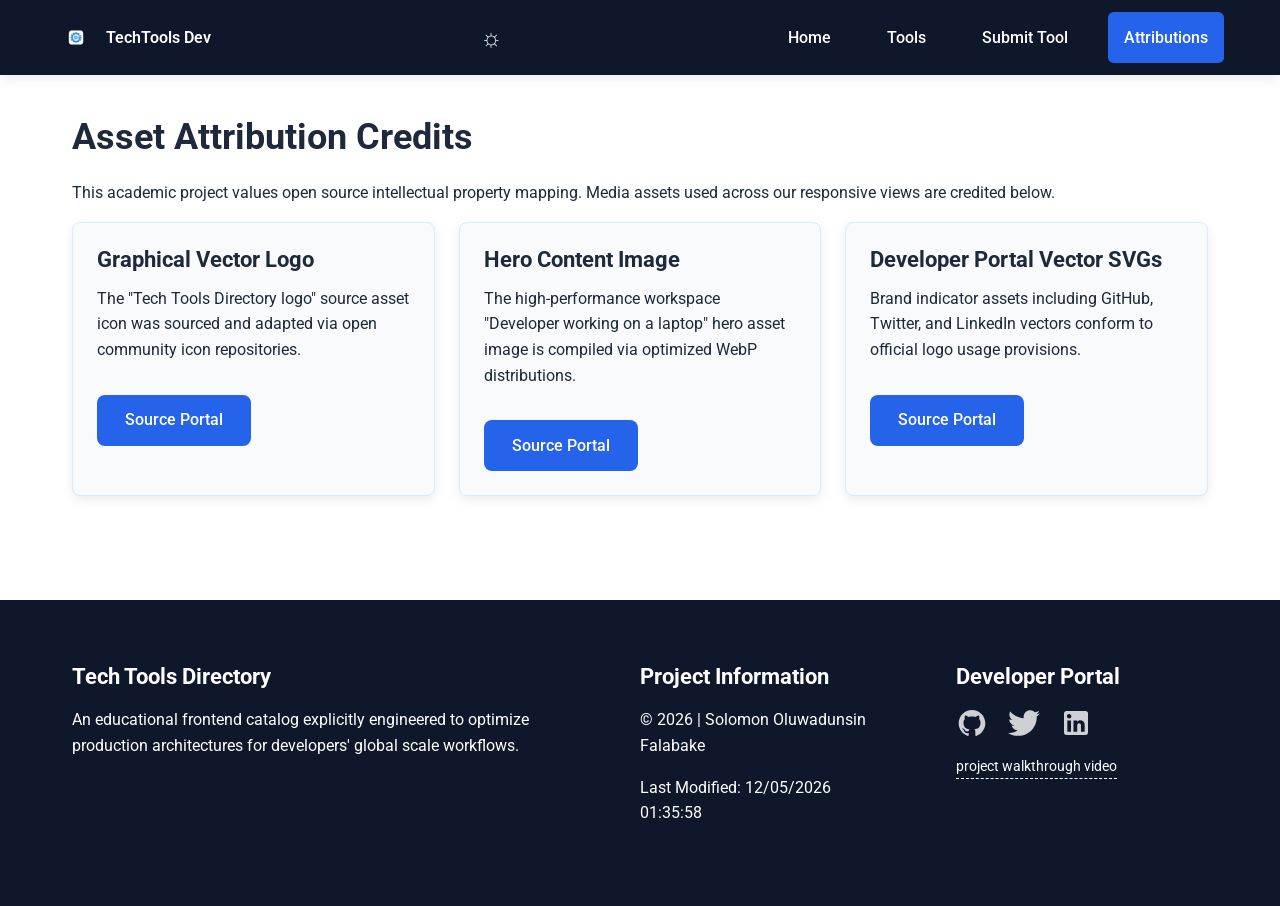
<file: finalproject/attributions.html>
<!DOCTYPE html>
<html lang="en">
<head>
    <meta charset="UTF-8">
    <meta name="viewport" content="width=device-width, initial-scale=1.0">
    <title>Tech Tools Directory | Attributions</title>
    
    <meta name="description" content="Asset logs, design credit attributions, and photography licenses utilized within this frontend development project.">
    <meta name="author" content="Solomon Oluwadunsin Falabake">
    <link rel="icon" href="images/favicon.ico">

    <meta property="og:title" content="Tech Tools Directory | Attributions">
    <meta property="og:description" content="Resource credit mapping indices for media components.">
    <meta property="og:image" content="https://sfalabake.github.io/wdd231/finalproject/images/hero-coding.webp">
    <meta property="og:url" content="https://sfalabake.github.io/wdd231/finalproject/attributions.html">
    <meta property="og:type" content="website">

    <link rel="preconnect" href="https://fonts.googleapis.com">
    <link rel="preconnect" href="https://fonts.gstatic.com" crossorigin>
    <link href="https://fonts.googleapis.com/css2?family=Roboto:wght@400;500;700&display=swap" rel="stylesheet">
    
    <link rel="stylesheet" href="styles/base.css">
    <link rel="stylesheet" href="styles/large.css">

    <script type="module" src="scripts/main.js"></script>
</head>
<body>

    <header>
        <nav class="navbar">
            <a href="index.html" class="brand">
                <img src="images/tecttooldev-logo.png" alt="Tech Tools Directory logo" class="logo">
                <span>TechTools Dev</span>
            </a>
            <button id="menuBtn" aria-label="Toggle Menu">&#9776;</button>
            <button id="themeToggle" aria-label="Toggle Dark Mode">&#9788;</button>
            <ul id="navLinks">
                <li><a href="index.html">Home</a></li>
                <li><a href="tools.html">Tools</a></li>
                <li><a href="submit.html">Submit Tool</a></li>
                <li><a href="attributions.html" class="active">Attributions</a></li>
            </ul>
        </nav>
    </header>

    <main>
        <section class="categories-section">
            <h1>Asset Attribution Credits</h1>
            <p>This academic project values open source intellectual property mapping. Media assets used across our responsive views are credited below.</p>
            
            <div class="category-grid">
                <article>
                    <h3>Graphical Vector Logo</h3>
                    <p>The "Tech Tools Directory logo" source asset icon was sourced and adapted via open community icon repositories.</p>
                    <a href="https://unsplash.com" target="_blank" rel="noopener" class="cta-btn">Source Portal</a>
                </article>
                <article>
                    <h3>Hero Content Image</h3>
                    <p>The high-performance workspace "Developer working on a laptop" hero asset image is compiled via optimized WebP distributions.</p>
                    <a href="https://unsplash.com" target="_blank" rel="noopener" class="cta-btn">Source Portal</a>
                </article>
                <article>
                    <h3>Developer Portal Vector SVGs</h3>
                    <p>Brand indicator assets including GitHub, Twitter, and LinkedIn vectors conform to official logo usage provisions.</p>
                    <a href="https://simpleicons.org" target="_blank" rel="noopener" class="cta-btn">Source Portal</a>
                </article>
            </div>
        </section>
    </main>

    <footer>
        <div class="footer-content">
            <div class="footer-info">
                <h3>Tech Tools Directory</h3>
                <p>An educational frontend catalog explicitly engineered to optimize production architectures for developers' global scale workflows.</p>
            </div>
            <div class="footer-meta">
                <h3>Project Information</h3>
                <p>&copy; <span id="currentYear"></span> | Solomon Oluwadunsin Falabake</p>
                <p class="modification-date">Last Modified: <span id="lastModificationDate"></span></p>
            </div>
            <div class="footer-social">
                <h3>Developer Portal</h3>
                <div class="social-links">
                    <a href="https://github.com/sfalabake/wdd231" target="_blank" rel="noopener">
                        <img src="images/github.svg" alt="GitHub">
                    </a>
                    <a href="https://twitter.com" target="_blank" rel="noopener">
                        <img src="images/twitter.svg" alt="Twitter">
                    </a>
                    <a href="https://linkedin.com" target="_blank" rel="noopener">
                        <img src="images/linkedin.svg" alt="LinkedIn">
                    </a>
                </div>
                <p><a href="https://youtu.be/4y9t6_K_Ooo" class="video-link">project walkthrough video</a></p>
            </div>
        </div>
    </footer>

</body>
</html>
</file>
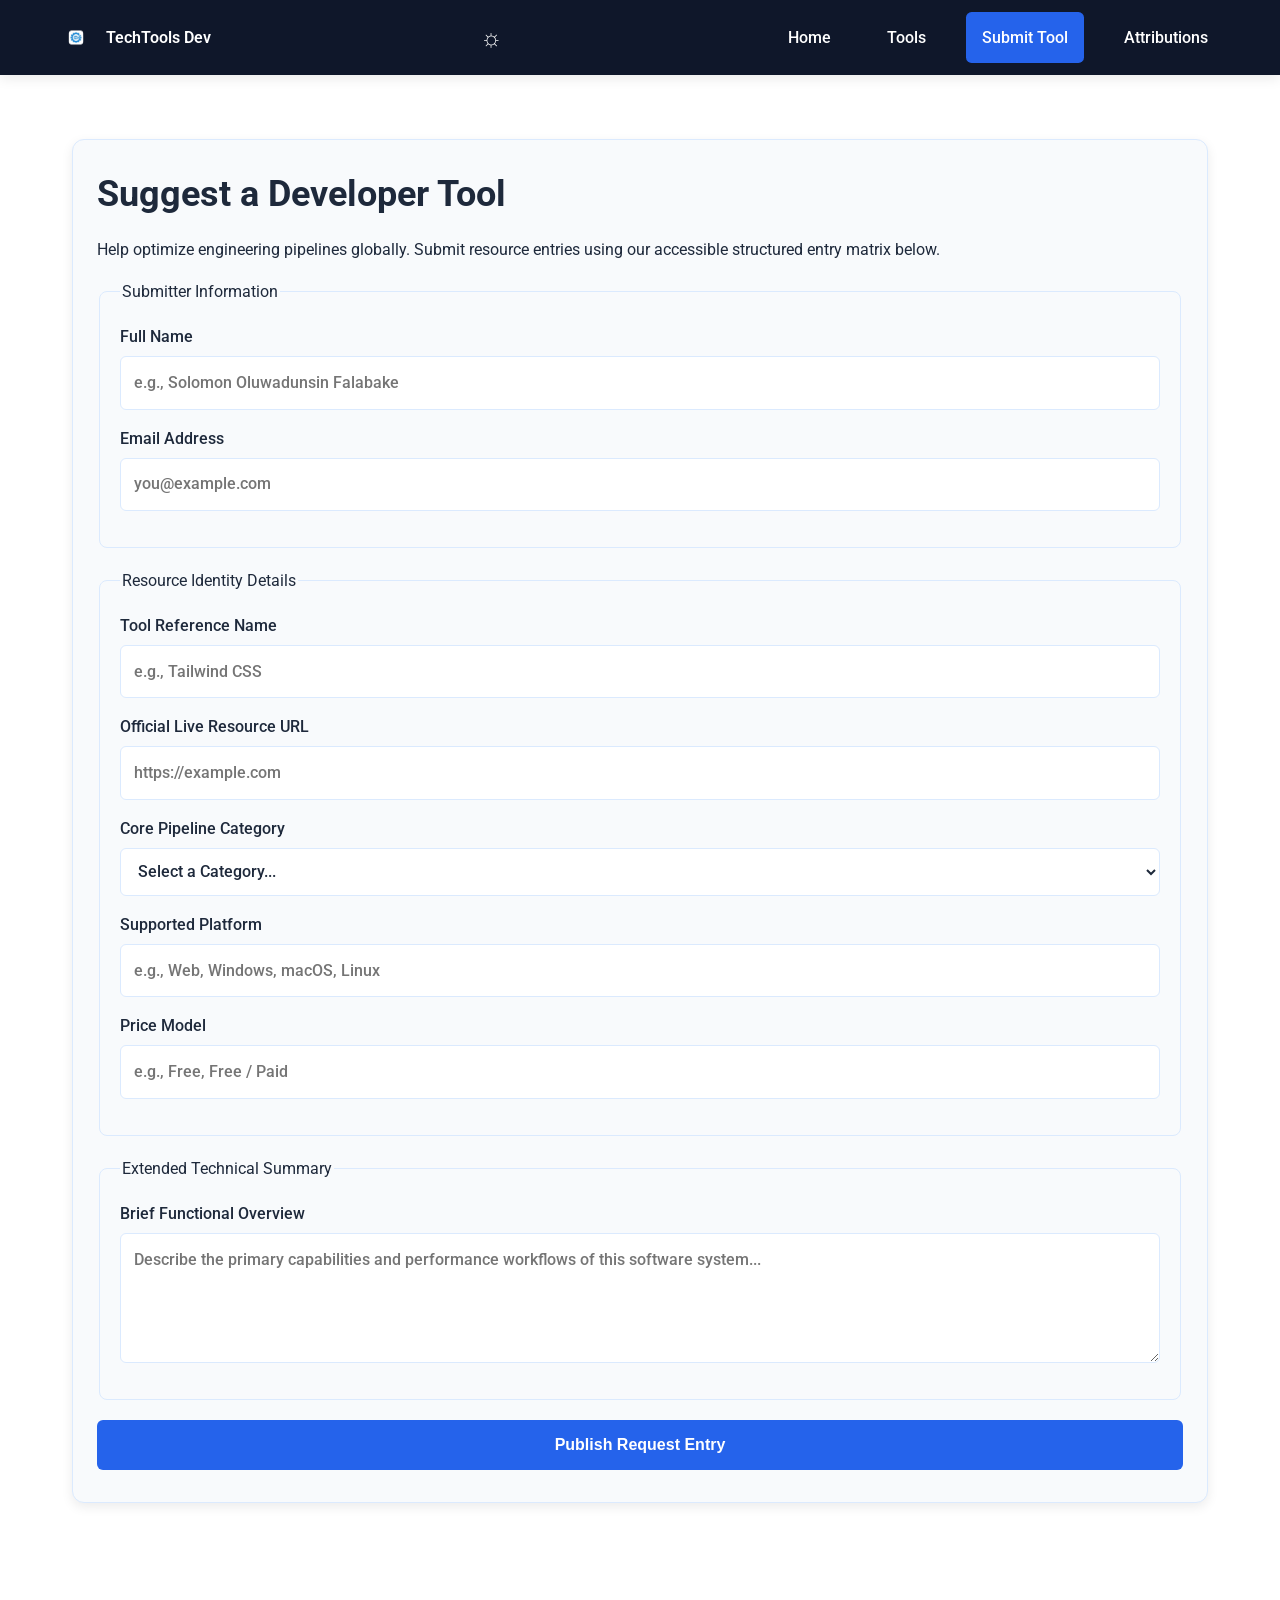
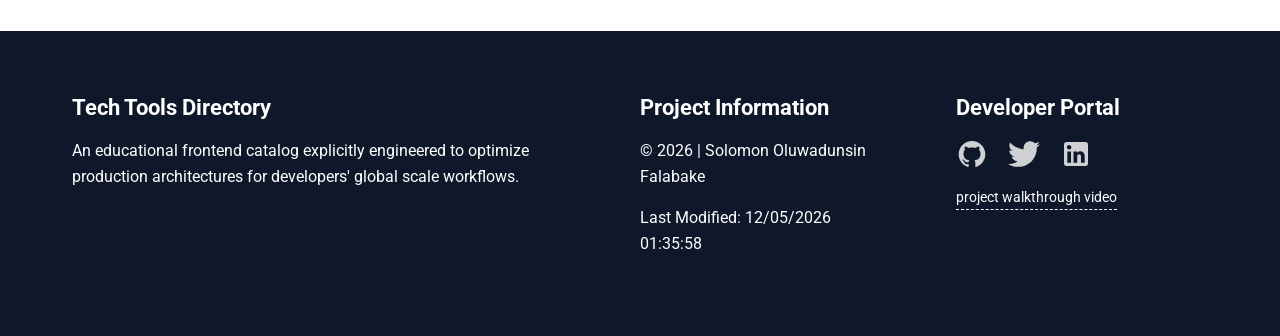
<file: finalproject/submit.html>
<!DOCTYPE html>
<html lang="en">
<head>
    <meta charset="UTF-8">
    <meta name="viewport" content="width=device-width, initial-scale=1.0">
    <title>Tech Tools Directory | Submit a Tool</title>
    
    <meta name="description" content="Contribute to our ecosystem database by suggesting a tool, asset framework, or optimization utility.">
    <meta name="author" content="Solomon Oluwadunsin Falabake">
    <link rel="icon" href="images/favicon.ico">

    <meta property="og:title" content="Tech Tools Directory | Submit a Tool">
    <meta property="og:description" content="Share your preferred resources with our growing global developer catalog.">
    <meta property="og:image" content="https://sfalabake.github.io/wdd231/finalproject/images/hero-coding.webp">
    <meta property="og:url" content="https://sfalabake.github.io/wdd231/finalproject/submit.html">
    <meta property="og:type" content="website">

    <link rel="preconnect" href="https://fonts.googleapis.com">
    <link rel="preconnect" href="https://fonts.gstatic.com" crossorigin>
    <link href="https://fonts.googleapis.com/css2?family=Roboto:wght@400;500;700&display=swap" rel="stylesheet">
    
    <link rel="stylesheet" href="styles/base.css">
    <link rel="stylesheet" href="styles/large.css">

    <script type="module" src="scripts/main.js"></script>
    <script type="module" src="scripts/submit.js"></script>
</head>
<body>

    <header>
        <nav class="navbar">
            <a href="index.html" class="brand">
                <img src="images/tecttooldev-logo.png" alt="Tech Tools Directory logo" class="logo">
                <span>TechTools Dev</span>
            </a>
            <button id="menuBtn" aria-label="Toggle Menu">&#9776;</button>
            <button id="themeToggle" aria-label="Toggle Dark Mode">&#9788;</button>
            <ul id="navLinks">
                <li><a href="index.html">Home</a></li>
                <li><a href="tools.html">Tools</a></li>
                <li><a href="submit.html" class="active">Submit Tool</a></li>
                <li><a href="attributions.html">Attributions</a></li>
            </ul>
        </nav>
    </header>

    <main>
        <section class="form-card">
            <h1>Suggest a Developer Tool</h1>
            <p>Help optimize engineering pipelines globally. Submit resource entries using our accessible structured entry matrix below.</p>
            
            <form action="thankyou.html" method="get">
                <fieldset>
                    <legend>Submitter Information</legend>

                    <label>Full Name
                        <input type="text" name="fullName" required placeholder="e.g., Solomon Oluwadunsin Falabake">
                    </label>

                    <label>Email Address
                        <input type="email" name="email" required placeholder="you@example.com">
                    </label>
                </fieldset>

                <fieldset>
                    <legend>Resource Identity Details</legend>
                    
                    <label>Tool Reference Name
                        <input type="text" name="toolName" required placeholder="e.g., Tailwind CSS">
                    </label>

                    <label>Official Live Resource URL
                        <input type="url" name="toolUrl" required placeholder="https://example.com">
                    </label>

                    <label>Core Pipeline Category
                        <select name="toolCategory" required>
                            <option value="" disabled selected>Select a Category...</option>
                            <option value="Development">Development</option>
                            <option value="Design">Design</option>
                            <option value="Productivity">Productivity</option>
                            <option value="Collaboration">Collaboration</option>
                            <option value="Learning">Learning</option>
                        </select>
                    </label>

                    <label>Supported Platform
                        <input type="text" name="platform" required placeholder="e.g., Web, Windows, macOS, Linux">
                    </label>

                    <label>Price Model
                        <input type="text" name="price" required placeholder="e.g., Free, Free / Paid">
                    </label>
                </fieldset>

                <fieldset>
                    <legend>Extended Technical Summary</legend>
                    
                    <label>Brief Functional Overview
                        <textarea name="toolDescription" rows="4" required placeholder="Describe the primary capabilities and performance workflows of this software system..."></textarea>
                    </label>
                </fieldset>

                <button type="submit" class="submit-btn">Publish Request Entry</button>
            </form>
        </section>
    </main>

    <footer>
        <div class="footer-content">
            <div class="footer-info">
                <h3>Tech Tools Directory</h3>
                <p>An educational frontend catalog explicitly engineered to optimize production architectures for developers' global scale workflows.</p>
            </div>
            <div class="footer-meta">
                <h3>Project Information</h3>
                <p>&copy; <span id="currentYear"></span> | Solomon Oluwadunsin Falabake</p>
                <p class="modification-date">Last Modified: <span id="lastModificationDate"></span></p>
            </div>
            <div class="footer-social">
                <h3>Developer Portal</h3>
                <div class="social-links">
                    <a href="https://github.com/sfalabake/wdd231" target="_blank" rel="noopener">
                        <img src="images/github.svg" alt="GitHub">
                    </a>
                    <a href="https://twitter.com" target="_blank" rel="noopener">
                        <img src="images/twitter.svg" alt="Twitter">
                    </a>
                    <a href="https://linkedin.com" target="_blank" rel="noopener">
                        <img src="images/linkedin.svg" alt="LinkedIn">
                    </a>
                </div>
                <p><a href="https://youtu.be/4y9t6_K_Ooo" class="video-link">project walkthrough video</a></p>
            </div>
        </div>
    </footer>

</body>
</html>
</file>
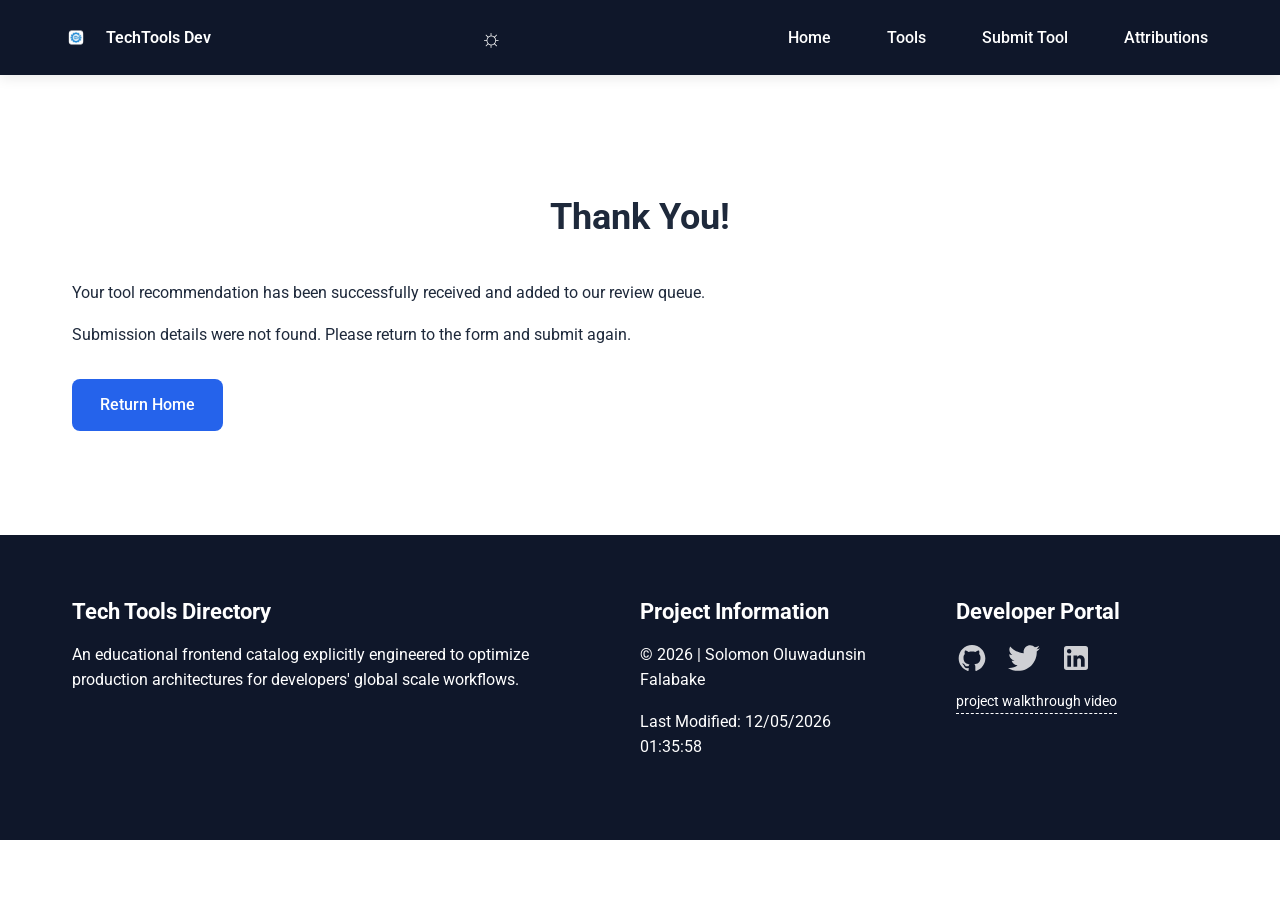
<file: finalproject/thankyou.html>
<!DOCTYPE html>
<html lang="en">
<head>
    <meta charset="UTF-8">
    <meta name="viewport" content="width=device-width, initial-scale=1.0">
    <title>Tech Tools Directory | Submission Received</title>
    <meta name="description" content="Thank you for submitting a tool recommendation to the Tech Tools Directory.">
    <meta name="author" content="Solomon Oluwadunsin Falabake">
    <link rel="icon" href="images/favicon.ico">

    <link rel="preconnect" href="https://fonts.googleapis.com">
    <link rel="preconnect" href="https://fonts.gstatic.com" crossorigin>
    <link href="https://fonts.googleapis.com/css2?family=Roboto:wght@400;500;700&display=swap" rel="stylesheet">
    <link rel="stylesheet" href="styles/base.css">
    <link rel="stylesheet" href="styles/large.css">

    <script type="module" src="scripts/main.js" defer></script>
    <script type="module" src="scripts/thankyou.js" defer></script>
</head>
<body>

<header>
        <nav class="navbar">
            <a href="index.html" class="brand">
                <img src="images/tecttooldev-logo.png" alt="Tech Tools Directory logo" class="logo">
                <span>TechTools Dev</span>
            </a>
            <button id="menuBtn" aria-label="Toggle Menu">&#9776;</button>
            <button id="themeToggle" aria-label="Toggle Dark Mode">&#9788;</button>
            <ul id="navLinks">
                <li><a href="index.html">Home</a></li>
                <li><a href="tools.html">Tools</a></li>
                <li><a href="submit.html">Submit Tool</a></li>
                <li><a href="attributions.html">Attributions</a></li>
            </ul>
        </nav>
    </header>

<main>
    <section class="confirmation">
        <div class="confirmation-card">
            <h2>Thank You!</h2>
            <p class="confirmation-intro">
                Your tool recommendation has been successfully received and added to our review queue.
            </p>
            <div id="submissionData"></div>
            <a href="index.html" class="cta-btn">Return Home</a>
        </div>
    </section>
</main>

<footer>
        <div class="footer-content">
            <div class="footer-info">
                <h3>Tech Tools Directory</h3>
                <p>An educational frontend catalog explicitly engineered to optimize production architectures for developers' global scale workflows.</p>
            </div>
            <div class="footer-meta">
                <h3>Project Information</h3>
                <p>&copy; <span id="currentYear"></span> | Solomon Oluwadunsin Falabake</p>
                <p class="modification-date">Last Modified: <span id="lastModificationDate"></span></p>
            </div>
            <div class="footer-social">
                <h3>Developer Portal</h3>
                <div class="social-links">
                    <a href="https://github.com/sfalabake/wdd231" target="_blank" rel="noopener"><img src="images/github.svg" alt="GitHub"></a>
                    <a href="https://twitter.com" target="_blank" rel="noopener"><img src="images/twitter.svg" alt="Twitter"></a>
                    <a href="https://linkedin.com" target="_blank" rel="noopener"><img src="images/linkedin.svg" alt="LinkedIn"></a>
                </div>
                <p><a href="https://youtu.be/4y9t6_K_Ooo" class="video-link">project walkthrough video</a></p>
            </div>
        </div>
    </footer>

</body>
</html>
</file>
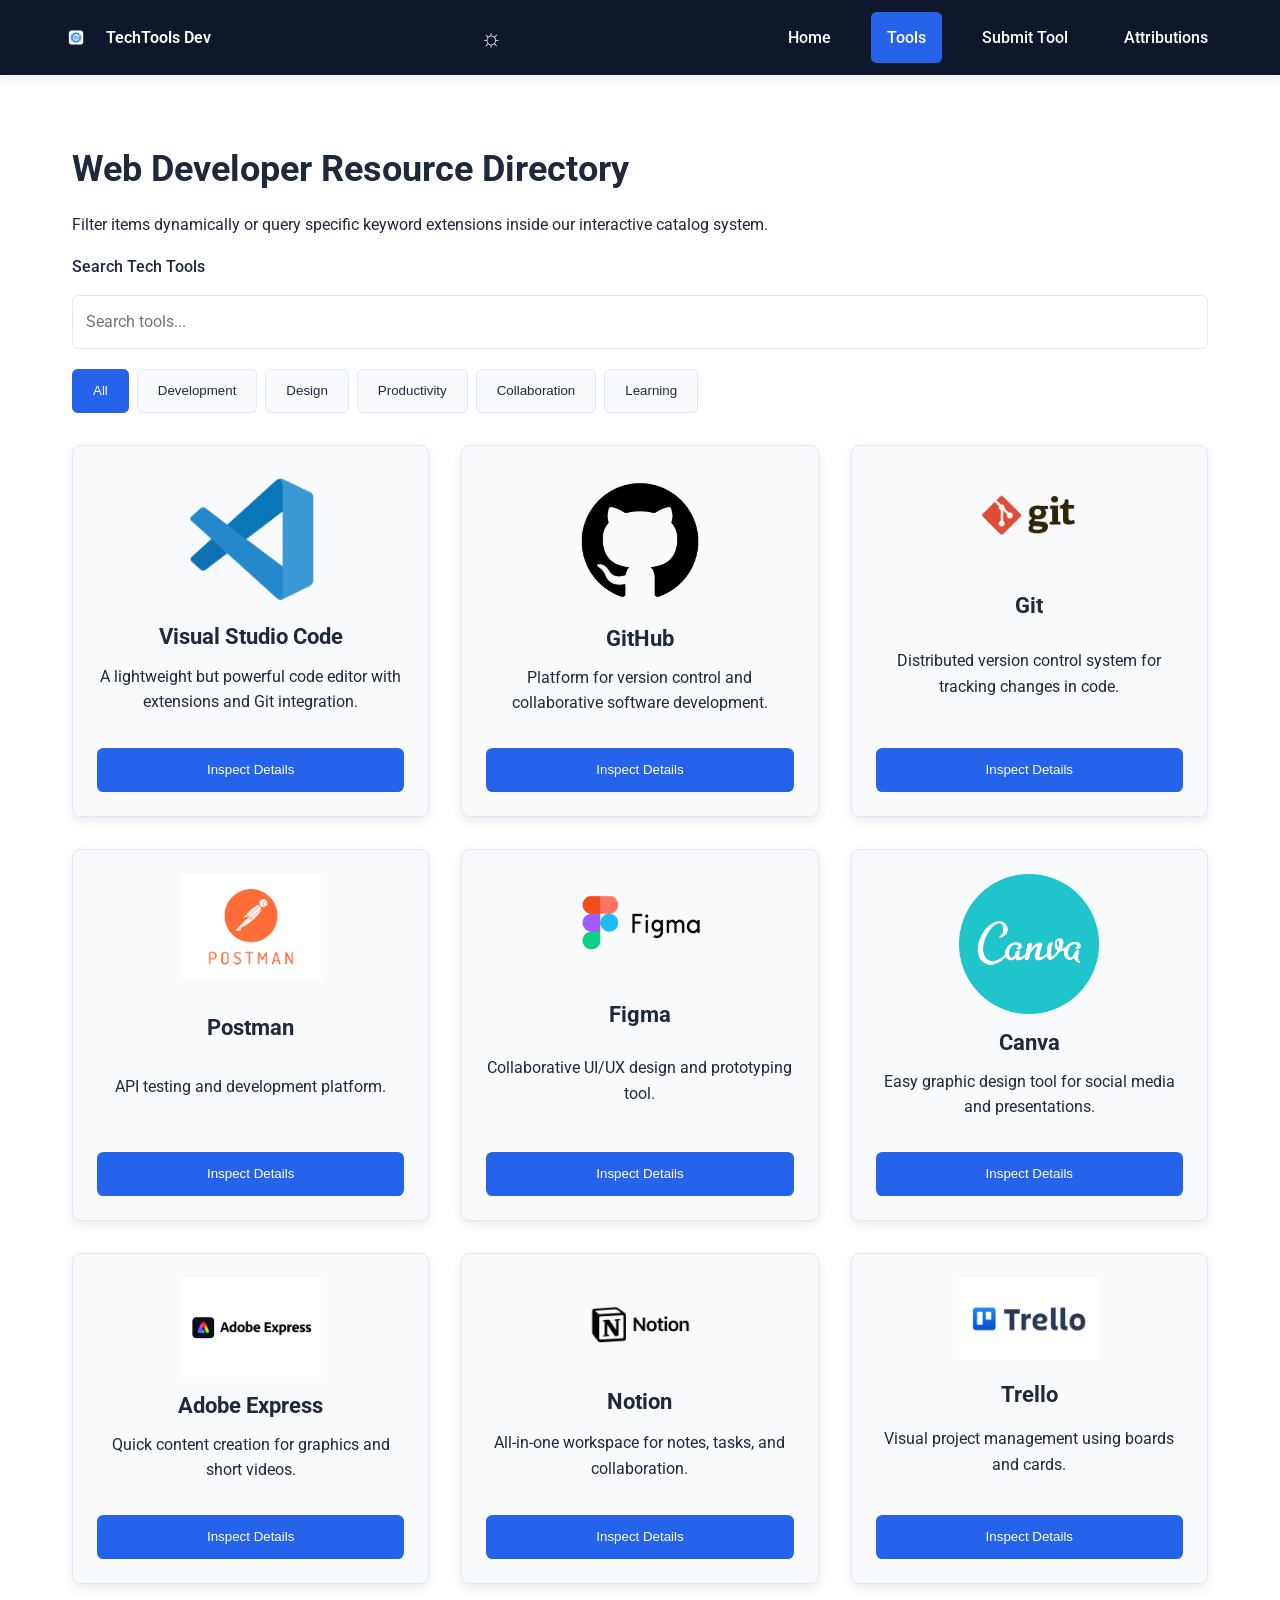
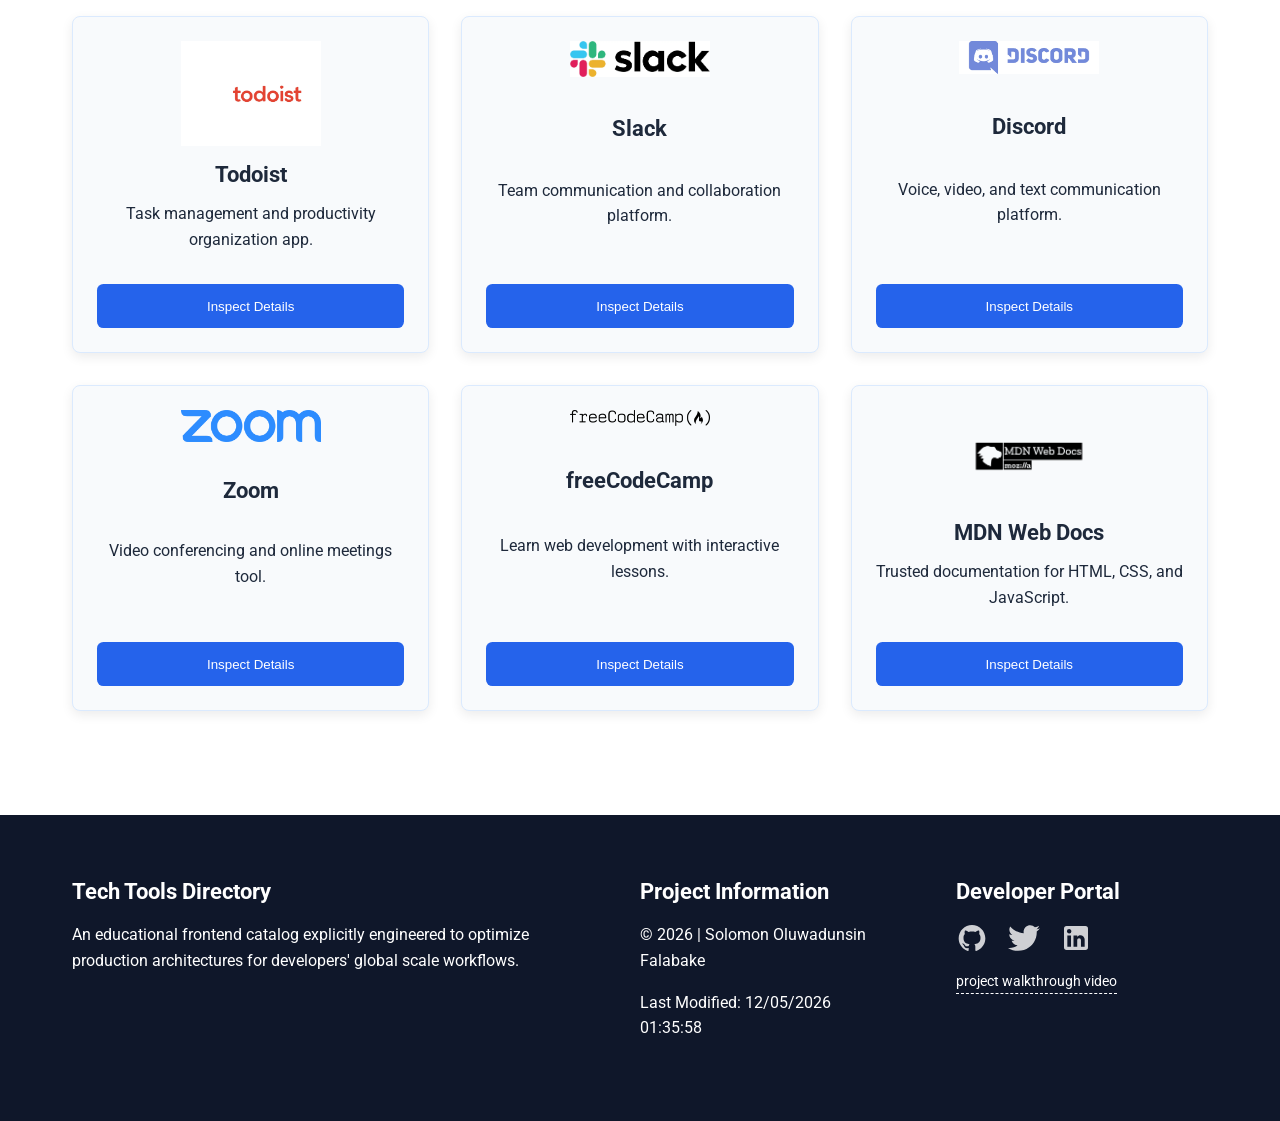
<file: finalproject/tools.html>
<!DOCTYPE html>
<html lang="en">
<head>
    <meta charset="UTF-8">
    <meta name="viewport" content="width=device-width, initial-scale=1.0">
    <title>Tech Tools Directory | Discover Tools</title>
    
    <meta name="description" content="Browse through our comprehensive index of curated developer resources, frameworks, and workflow components.">
    <meta name="author" content="Solomon Oluwadunsin Falabake">
    <link rel="icon" href="images/favicon.ico">

    <meta property="og:title" content="Tech Tools Directory | Discover Tools">
    <meta property="og:description" content="Filter, search, and discover production-ready engineering resources.">
    <meta property="og:image" content="https://sfalabake.github.io/wdd231/finalproject/images/hero-coding.webp">
    <meta property="og:url" content="https://sfalabake.github.io/wdd231/finalproject/tools.html">
    <meta property="og:type" content="website">

    <link rel="preconnect" href="https://fonts.googleapis.com">
    <link rel="preconnect" href="https://fonts.gstatic.com" crossorigin>
    <link href="https://fonts.googleapis.com/css2?family=Roboto:wght@400;500;700&display=swap" rel="stylesheet">
    
    <link rel="stylesheet" href="styles/base.css">
    <link rel="stylesheet" href="styles/large.css">

    <script type="module" src="scripts/main.js"></script>
    <script type="module" src="scripts/tools.js"></script>
</head>
<body>

    <header>
        <nav class="navbar">
            <a href="index.html" class="brand">
                <img src="images/tecttooldev-logo.png" alt="Tech Tools Directory logo" class="logo">
                <span>TechTools Dev</span>
            </a>
            <button id="menuBtn" aria-label="Toggle Menu">&#9776;</button>
            <button id="themeToggle" aria-label="Toggle Dark Mode">&#9788;</button>
            <ul id="navLinks">
                <li><a href="index.html">Home</a></li>
                <li><a href="tools.html" class="active">Tools</a></li>
                <li><a href="submit.html">Submit Tool</a></li>
                <li><a href="attributions.html">Attributions</a></li>
            </ul>
        </nav>
    </header>

    <main>
        <section class="controls">
            <h1>Web Developer Resource Directory</h1>
            <p>Filter items dynamically or query specific keyword extensions inside our interactive catalog system.</p>
            
            <label for="searchInput" class="visually-hidden">Search Tech Tools</label>
            <input type="text" id="searchInput" placeholder="Search tools...">
            
            <div class="filters">
                <button data-category="All" class="filter-btn active">All</button>
                <button data-category="Development" class="filter-btn">Development</button>
                <button data-category="Design" class="filter-btn">Design</button>
                <button data-category="Productivity" class="filter-btn">Productivity</button>
                <button data-category="Collaboration" class="filter-btn">Collaboration</button>
                <button data-category="Learning" class="filter-btn">Learning</button>
            </div>
        </section>

        <section class="directory-container">
            <div class="grid-container" id="directoryGrid">
                </div>
        </section>

        <dialog id="toolModal">
            <div class="modal-content">
                <button id="closeModalBtn" aria-label="Close Modal">&times;</button>
                <div id="modalBody">
                    </div>
            </div>
        </dialog>
    </main>

    <footer>
        <div class="footer-content">
            <div class="footer-info">
                <h3>Tech Tools Directory</h3>
                <p>An educational frontend catalog explicitly engineered to optimize production architectures for developers' global scale workflows.</p>
            </div>
            <div class="footer-meta">
                <h3>Project Information</h3>
                <p>&copy; <span id="currentYear"></span> | Solomon Oluwadunsin Falabake</p>
                <p class="modification-date">Last Modified: <span id="lastModificationDate"></span></p>
            </div>
            <div class="footer-social">
                <h3>Developer Portal</h3>
                <div class="social-links">
                    <a href="https://github.com/sfalabake/wdd231" target="_blank" rel="noopener">
                        <img src="images/github.svg" alt="GitHub">
                    </a>
                    <a href="https://twitter.com" target="_blank" rel="noopener">
                        <img src="images/twitter.svg" alt="Twitter">
                    </a>
                    <a href="https://linkedin.com" target="_blank" rel="noopener">
                        <img src="images/linkedin.svg" alt="LinkedIn">
                    </a>
                </div>
                <p><a href="https://youtu.be/4y9t6_K_Ooo" class="video-link">project walkthrough video</a></p>
            </div>
        </div>
    </footer>

</body>
</html>
</file>
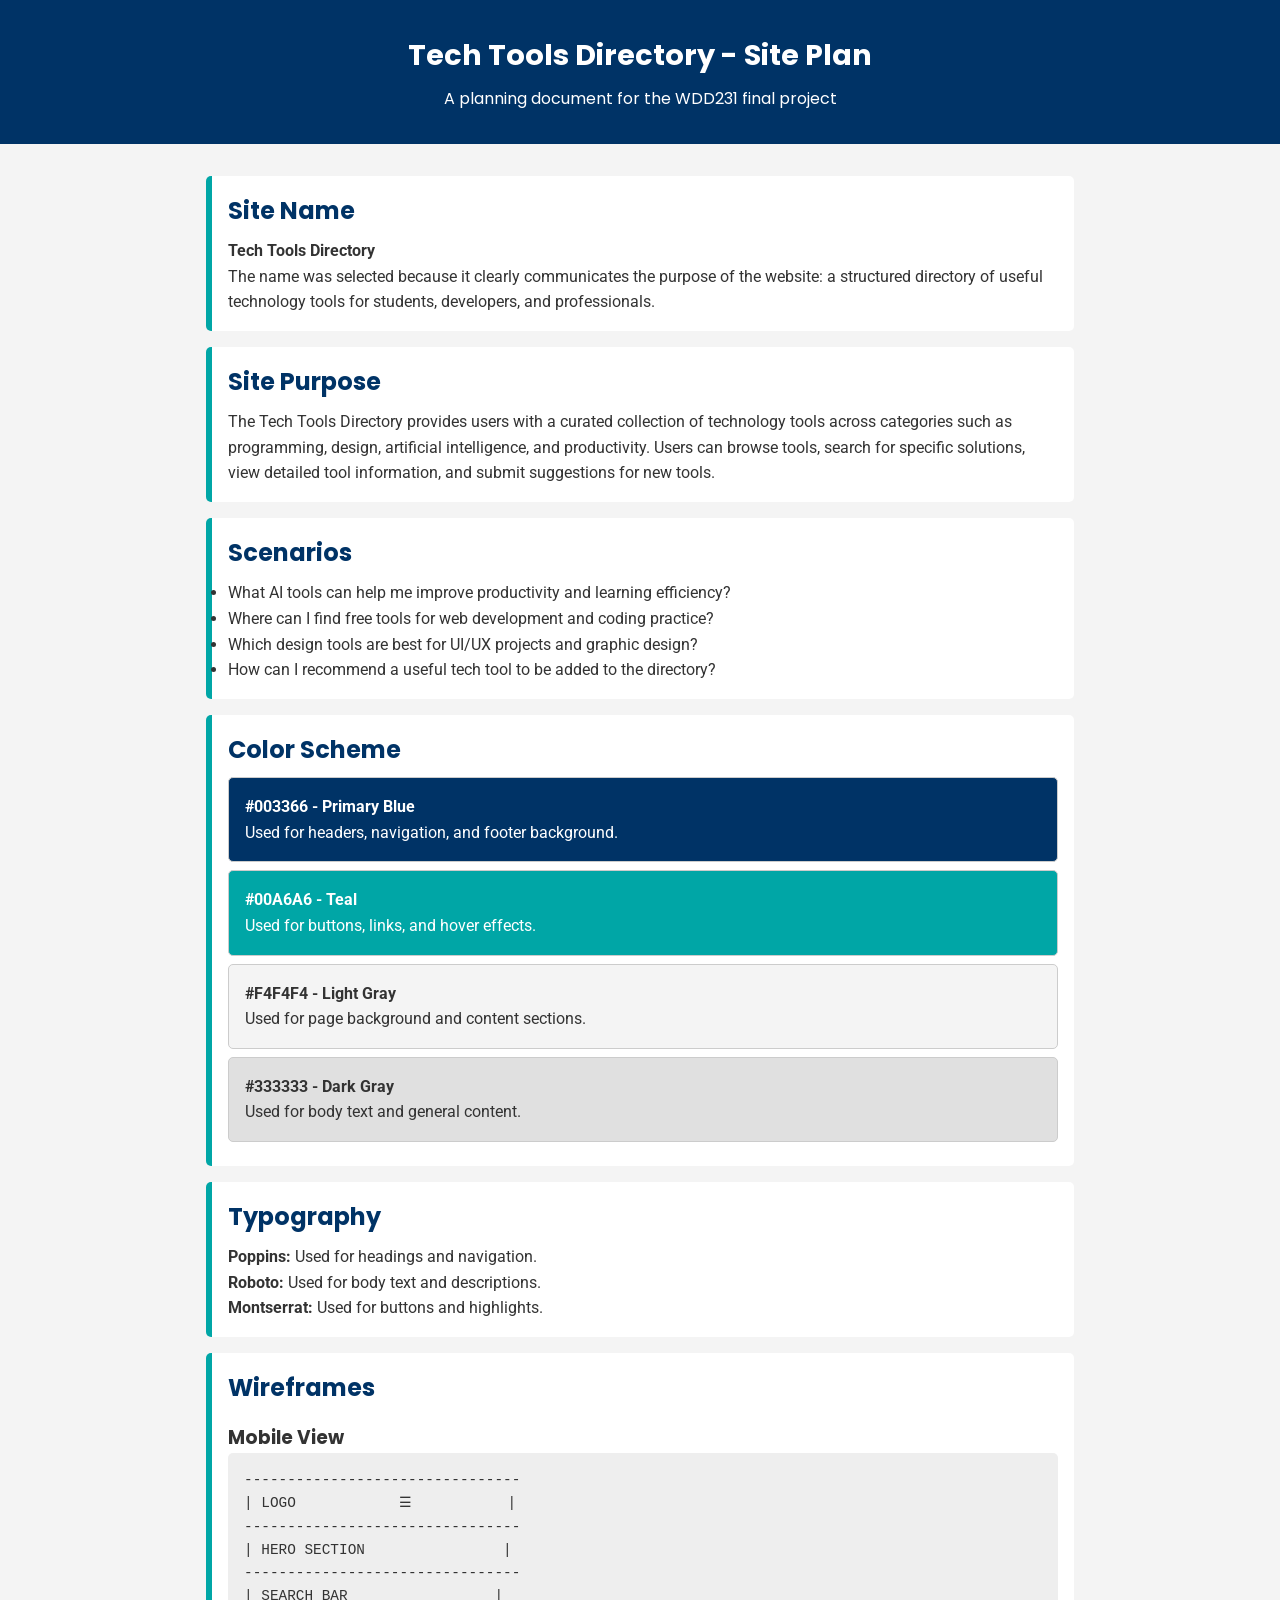
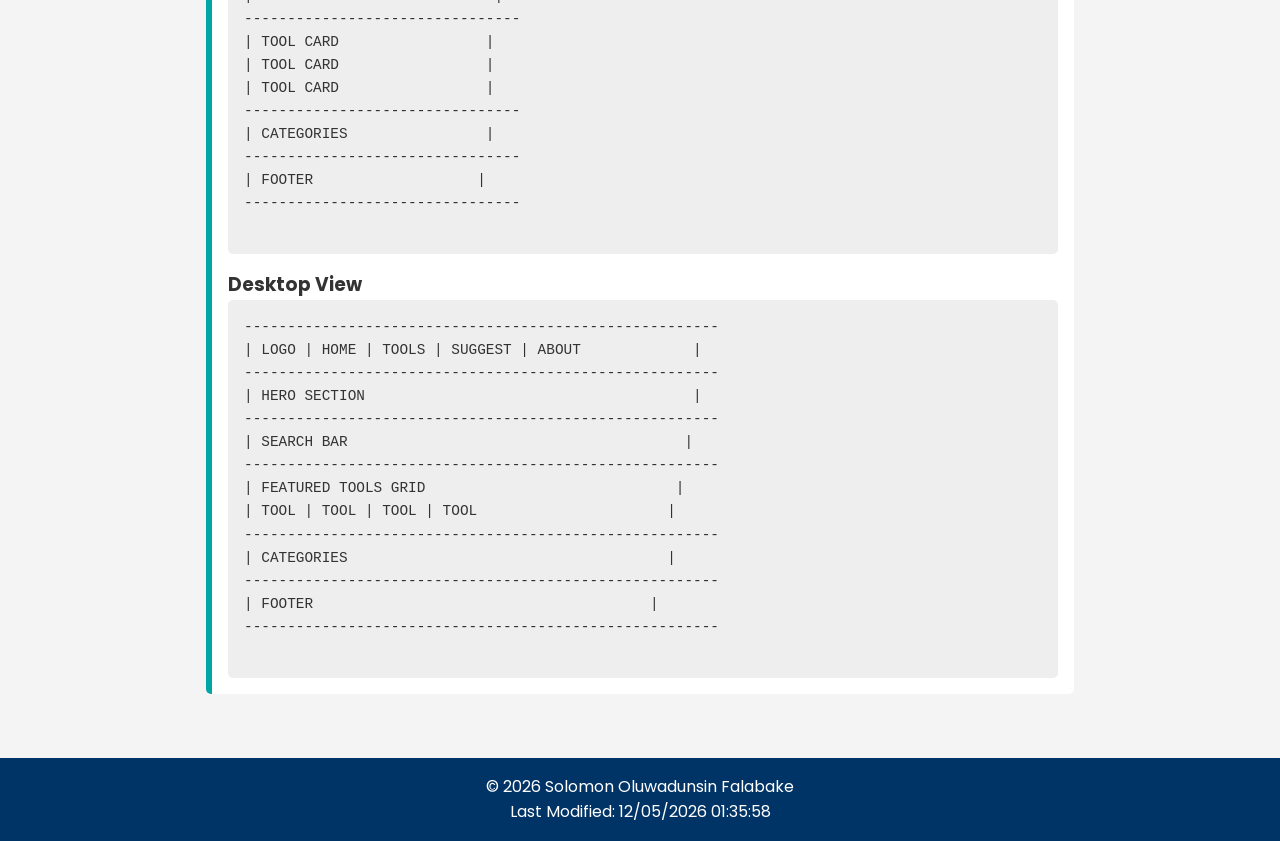
<file: site-plan/site-plan.html>
<!DOCTYPE html>
<html lang="en">
<head>
    <meta charset="UTF-8">
    <meta name="viewport" content="width=device-width, initial-scale=1.0">

    <meta name="author" content="Solomon Oluwadunsin Falabake">
    <meta name="description" content="Site plan for the Tech Tools Directory website project.">

    <title>Tech Tools Directory Site Plan</title>

    <link rel="stylesheet" href="site-plan.css">

    <!-- Google Fonts -->
    <link rel="preconnect" href="https://fonts.googleapis.com">
    <link rel="preconnect" href="https://fonts.gstatic.com" crossorigin>
    <link href="https://fonts.googleapis.com/css2?family=Poppins:wght@400;600;700&family=Roboto:wght@300;400;500&display=swap" rel="stylesheet">

    <script>
        document.addEventListener("DOMContentLoaded", () => {
            document.getElementById("lastModified").textContent = document.lastModified;
        });
    </script>
</head>

<body>
    <header>
        <h1>Tech Tools Directory - Site Plan</h1>
        <p>A planning document for the WDD231 final project</p>
    </header>

    <main>

        <section>
            <h2>Site Name</h2>
            <p><strong>Tech Tools Directory</strong></p>
            <p>
                The name was selected because it clearly communicates the purpose of the website:
                a structured directory of useful technology tools for students, developers, and professionals.
            </p>
        </section>

        <section>
            <h2>Site Purpose</h2>
            <p>
                The Tech Tools Directory provides users with a curated collection of technology tools across categories
                such as programming, design, artificial intelligence, and productivity. Users can browse tools,
                search for specific solutions, view detailed tool information, and submit suggestions for new tools.
            </p>
        </section>

        <section>
            <h2>Scenarios</h2>
            <ul>
                <li>What AI tools can help me improve productivity and learning efficiency?</li>
                <li>Where can I find free tools for web development and coding practice?</li>
                <li>Which design tools are best for UI/UX projects and graphic design?</li>
                <li>How can I recommend a useful tech tool to be added to the directory?</li>
            </ul>
        </section>

        <section>
            <h2>Color Scheme</h2>

            <div class="color-box primary">
                <p><strong>#003366 - Primary Blue</strong></p>
                <p>Used for headers, navigation, and footer background.</p>
            </div>

            <div class="color-box secondary">
                <p><strong>#00A6A6 - Teal</strong></p>
                <p>Used for buttons, links, and hover effects.</p>
            </div>

            <div class="color-box accent">
                <p><strong>#F4F4F4 - Light Gray</strong></p>
                <p>Used for page background and content sections.</p>
            </div>

            <div class="color-box text">
                <p><strong>#333333 - Dark Gray</strong></p>
                <p>Used for body text and general content.</p>
            </div>
        </section>

        <section>
            <h2>Typography</h2>

            <p><strong>Poppins:</strong> Used for headings and navigation.</p>
            <p><strong>Roboto:</strong> Used for body text and descriptions.</p>
            <p><strong>Montserrat:</strong> Used for buttons and highlights.</p>
        </section>

        <section>
            <h2>Wireframes</h2>

            <h3>Mobile View</h3>
            <pre>
--------------------------------
| LOGO            ☰           |
--------------------------------
| HERO SECTION                |
--------------------------------
| SEARCH BAR                 |
--------------------------------
| TOOL CARD                 |
| TOOL CARD                 |
| TOOL CARD                 |
--------------------------------
| CATEGORIES                |
--------------------------------
| FOOTER                   |
--------------------------------
            </pre>

            <h3>Desktop View</h3>
            <pre>
-------------------------------------------------------
| LOGO | HOME | TOOLS | SUGGEST | ABOUT             |
-------------------------------------------------------
| HERO SECTION                                      |
-------------------------------------------------------
| SEARCH BAR                                       |
-------------------------------------------------------
| FEATURED TOOLS GRID                             |
| TOOL | TOOL | TOOL | TOOL                      |
-------------------------------------------------------
| CATEGORIES                                     |
-------------------------------------------------------
| FOOTER                                       |
-------------------------------------------------------
            </pre>
        </section>

    </main>

    <footer>
        <p>&copy; 2026 Solomon Oluwadunsin Falabake</p>
        <p>Last Modified: <span id="lastModified"></span></p>
    </footer>

</body>
</html>
</file>
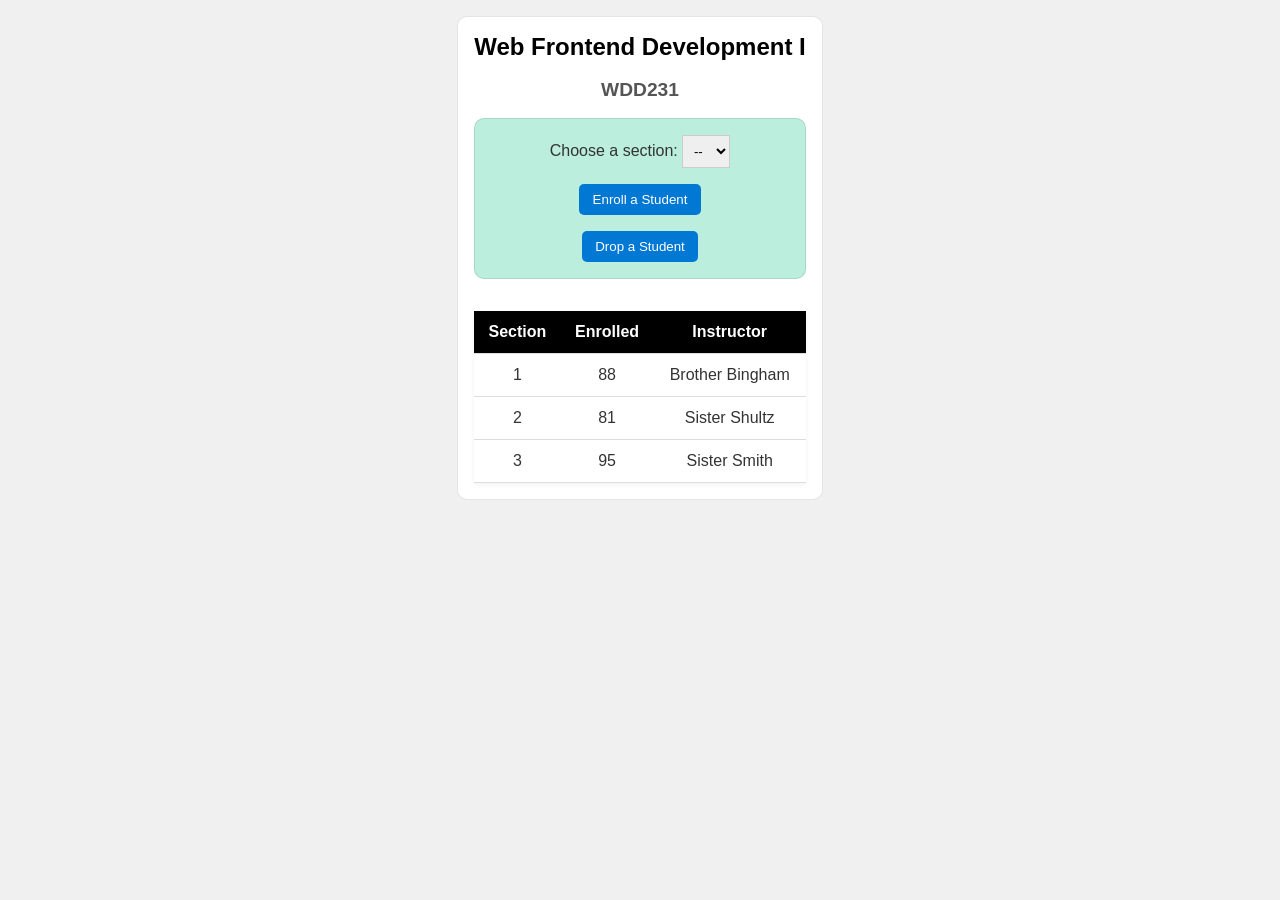
<file: week3/modules.html>
<!DOCTYPE html>
<html lang="en">

<head>
    <meta charset="UTF-8">
    <meta name="viewport" content="width=device-width, initial-scale=1.0">
    <title>Modules Example: Course and Sections</title>
    <link rel="stylesheet" href="styles/modules.css">
    <script type="module" src="scripts/modules.mjs"></script>
</head>

<body>
    <main>
        <h1 id="courseName"></h1>
        <h2 id="courseCode"></h2>

        <div id="enrollment">
            <label for="sectionNumber">Choose a section:</label>
            <select id="sectionNumber">
                <option value="0" disabled selected>--</option>
            </select>
            <button id="enrollStudent">Enroll a Student</button>
            <button id="dropStudent">Drop a Student</button>
        </div>

        <table>
            <thead>
                <tr>
                    <th>Section</th>
                    <th>Enrolled</th>
                    <th>Instructor</th>
                </tr>
            </thead>
            <tbody id="sections"></tbody>
        </table>
    </main>
</body>

</html>
</file>
<file: styles/small.css>
/* =========================
   BASE
   ========================= */

body {
    font-family: "Roboto", sans-serif;
    line-height: 1.5;
    background: #f4f4f4;
    overflow-x: hidden;
}

/* smooth UI transitions */
* {
    transition: background-color 0.2s ease, color 0.2s ease, transform 0.2s ease;
}

/* =========================
   HEADER
   ========================= */

header {
    background: #222;
    color: #fff;
}

.header-top {
    display: flex;
    align-items: center;
    gap: 1rem;
    padding: 1rem;
}

/* =========================
   NAV MENU
   ========================= */

#menu-button {
    background: none;
    border: none;
    font-size: 2rem;
    color: white;
    padding: 0.5rem 1rem;
    cursor: pointer;
}

#menu-button::before {
    content: "☰";
}

#menu-button.open::before {
    content: "✕";
}

#nav-list {
    list-style: none;
    margin: 0;
    padding: 0;
    display: none;
    flex-direction: column;
}

#nav-list.open {
    display: flex;
}

nav a {
    display: block;
    padding: 1rem;
    text-decoration: none;
    color: white;
    border-top: 1px solid #555;
}

nav a:hover {
    background: #555;
}

.active {
    background: #444;
    border-bottom: 3px solid #fff;
}

/* =========================
   MAIN LAYOUT
   ========================= */

main {
    padding: 0.75rem;
}

.top-row {
    display: grid;
    gap: 1rem;
}

/* =========================
   CARDS
   ========================= */

.card {
    background: white;
    border: 1px solid #999;
    border-radius: 6px;
    overflow: hidden;
}

.card h2 {
    background: #222;
    color: white;
    margin: 0;
    padding: 1rem;
    text-align: center;
}

.card-content {
    padding: 1rem;
}

.center-image img {
    display: block;
    margin: 0 auto;
}

/* =========================
   FILTERS
   ========================= */

.filters {
    display: flex;
    justify-content: center;
    gap: 0.5rem;
    flex-wrap: wrap;
}

.filters button {
    padding: 0.6rem 0.9rem;
    border: 1px solid #444;
    background: #ccc;
    cursor: pointer;
    font-size: 0.9rem;
    transition: transform 0.15s ease;
}

.filters button:hover {
    transform: translateY(-1px);
}

.filters button.active {
    background: #444;
    color: white;
    border-color: #222;
    transform: scale(1.05);
}

/* =========================
   COURSE GRID
   ========================= */

#course-container {
    display: grid;
    gap: 0.75rem;
    align-items: start;
}

.course-card {
    background: #ddd;
    border-radius: 6px;
    padding: 0.8rem;
    text-align: center;

    display: flex;
    flex-direction: column;
    justify-content: center;
    gap: 0.25rem;

    min-height: 110px;
    cursor: pointer;

    transition: transform 0.2s ease, box-shadow 0.2s ease;
}

.course-card:hover {
    transform: translateY(-4px) scale(1.01);
    box-shadow: 0 8px 18px rgba(0,0,0,0.15);
}

.course-card.completed {
    background: #7a1f1f;
    color: white;
}

.course-card.not-completed {
    background: #f2f2f2;
    color: #333;
}

.course-card h3 {
    margin: 0;
    font-size: 1rem;
}

.course-card p {
    margin: 0;
    font-size: 0.85rem;
    opacity: 0.9;
}

/* subject indicator */
.course-card h3::before {
    content: "";
    display: inline-block;
    width: 8px;
    height: 8px;
    margin-right: 6px;
    border-radius: 50%;
    background: #444;
}

.cse h3::before {
    background: #1f6feb;
}

.wdd h3::before {
    background: #d97706;
}

/* =========================
   TOTAL CREDITS
   ========================= */

#total-credits {
    text-align: center;
    font-weight: bold;
}

/* =========================
   MODAL
   ========================= */

dialog {
    border: 1px solid rgba(0,0,0,0.15);
    border-radius: 8px;
    padding: 1.5rem;
    background: white;
    box-shadow: 0 0 3rem rgba(0,0,0,0.4);

    width: 90%;
    max-width: 600px;
    max-height: 80vh;
    overflow-y: auto;

    opacity: 0;
    transform: translateY(-10px);
    transition: opacity 0.2s ease, transform 0.2s ease;
}

dialog[open] {
    opacity: 1;
    transform: translateY(0);
}

::backdrop {
    background: rgba(0,0,0,0.6);
}

dialog button {
    position: absolute;
    top: 10px;
    right: 10px;
    padding: 0.4rem 0.8rem;
    border: 1px solid #999;
    background: #f4f4f4;
    cursor: pointer;
    border-radius: 4px;
}

dialog button:hover {
    background: #ddd;
}

/* =========================
   FOOTER
   ========================= */

footer {
    text-align: center;
    background: #ddd;
    padding: 2rem 1rem;
}

.social-links {
    display: flex;
    justify-content: center;
    gap: 1rem;
    margin-bottom: 1rem;
}

/* =========================
   ACCESSIBILITY
   ========================= */

button:focus,
a:focus {
    outline: 2px solid black;
}
</file>
<file: styles/larger.css>
@media screen and (min-width: 768px) {

    /* =========================
       PAGE CONTAINER
       ========================= */

    main {
        max-width: 1200px;
        margin: 0 auto;
    }

    /* =========================
       HEADER / NAV
       ========================= */

    #menu-button {
        display: none;
    }

    #nav-list {
        display: flex;
        flex-direction: row;
        justify-content: space-around;
        align-items: center;
    }

    nav a {
        border-top: none;
        border-right: 1px solid #555;
    }

    nav li:last-child a {
        border-right: none;
    }

    /* =========================
       LAYOUT GRID
       ========================= */

    .top-row {
        grid-template-columns: 2fr 1fr;
    }

    #course-container {
        grid-template-columns: repeat(3, 1fr);
    }

    /* =========================
       MODAL ADJUSTMENT
       ========================= */

    dialog {
        width: 60%;
    }
}
</file>
<file: chamber/styles/small.css>
/* ==========================================================================
Course Assignment: Chamber of Commerce Directory Styles
Author: Solomon Oluwadunsin Falabake
File: small.css (Base Mobile Layout & Components)
========================================================================== */

:root {
  --primary-color: #003087;
  --accent-color: #004d99;
  --light-bg: #f8f9fa;
  --card-bg: #eaeaea;
  --card-body-bg: #e0e0e0;
  --text-dark: #333333;
  --text-muted: #575757;
  --white: #ffffff;
  --border-light: #dddddd;
  --border-neutral: #cccccc;
  --border-dark: #777777;
  --bg-footer: #f1f1f1;
  --bg-spot: #dbdbdb;
  --brd-spot: #b5b5b5;
  --bg-img: #c5c5c5;
  --brd-img: #999999;
  --gold: #8a6d00;
  --silver: #595959;
  --mbr: #555555;
  --dark-bg: #333333;
  --hero-bg: #003087e6;
  --backdrop: #00000080;
  --nav-bg: #ffffff;
  --nav-item-bg: #0000000a;
  --shadow-color: #0000004d;
}

* {
  box-sizing: border-box;
}

body {
  font-family: 'Roboto', sans-serif;
  margin: 0;
  line-height: 1.6;
  color: var(--text-dark);
}

/* ================= HEADER ================= */
header {
  display: flex;
  flex-wrap: wrap;
  align-items: center;
  justify-content: space-between;
  background: var(--light-bg);
  padding: 0.75rem 1rem;
  gap: 0.5rem;
}

.logo-area {
  display: flex;
  align-items: center;
  gap: 0.75rem;
  flex: 0 1 calc(100% - 55px);
  min-width: 0;
}

.logo-area img {
  width: 44px;
  height: auto;
  object-fit: contain;
  flex-shrink: 0;
}

.brand-title {
  font-size: 1.15rem;
  font-weight: 700;
  margin: 0;
  color: var(--primary-color);
}

.logo-area div p {
  margin: 0;
  font-size: 0.8rem;
  color: var(--text-muted);
}

/* ================= NAVIGATION ================= */
header nav {
  width: 100%;
  flex: 0 0 100%;
}

#menu-toggle {
  font-size: 1.6rem;
  background: none;
  border: none;
  cursor: pointer;
  color: var(--primary-color);
  width: 44px;
  height: 44px;
  display: flex;
  align-items: center;
  justify-content: center;
  flex: 0 0 44px;
  margin-left: auto;
  z-index: 10;
}

#navigation {
  display: none;
  flex-direction: column;
  width: 100%;
  list-style: none;
  padding: 0;
  margin: 0.75rem 0 0 0;
  gap: 0.35rem;
}

#navigation.open {
  display: flex;
}

#navigation li {
  width: 100%;
}

#navigation a {
  padding: 0.65rem 1rem;
  display: block;
  text-align: center;
  text-decoration: none;
  color: var(--text-dark);
  background: var(--nav-item-bg);
  border-radius: 4px;
  font-weight: 500;
  transition: background-color 0.2s ease, color 0.2s ease;
}

#navigation a:hover,
#navigation a.active {
  background-color: var(--primary-color);
  color: var(--white);
}

/* ================= HERO COMPONENT SYSTEM ================= */
.hero {
  position: relative;
  width: 100%;
  max-width: 1200px;
  margin: 0 auto;
  padding: 0 1rem;
}

.hero-image {
  width: 100%;
  max-height: 50vh;
  object-fit: cover;
  display: block;
  border-radius: 4px;
}

.hero-btn {
  position: absolute;
  top: 50%;
  left: 50%;
  transform: translate(-50%, -50%);
  background-color: var(--hero-bg);
  color: var(--white);
  padding: 0.9rem 1.8rem;
  font-size: 1.1rem;
  font-weight: 700;
  text-decoration: none;
  text-align: center;
  border: 2px solid var(--white);
  border-radius: 4px;
  box-shadow: 0 4px 12px var(--shadow-color);
  transition: background-color 0.2s ease, transform 0.2s ease;
}

.hero-btn:hover {
  background-color: var(--primary-color);
  transform: translate(-50%, -52%) scale(1.03);
}

/* ================= MAIN CONTENT LAYOUTS ================= */
main {
  padding: 0 1rem;
  max-width: 1200px;
  margin: 0 auto;
}

.page-title {
  text-align: center;
  margin: 2rem 0 1.5rem;
  color: var(--primary-color);
}

.section-subtitle {
  font-size: 1.4rem;
  color: var(--primary-color);
  margin: 2rem 0 1rem;
  border-bottom: 2px solid var(--border-light);
  padding-bottom: 0.5rem;
}

.visually-hidden {
  position: absolute;
  width: 1px;
  height: 1px;
  padding: 0;
  margin: -1px;
  overflow: hidden;
  clip: rect(0, 0, 0, 0);
  white-space: nowrap;
  border: 0;
}

/* ================= STRUCTURAL CORE PANELS ================= */
.info-grid {
  display: flex;
  flex-direction: column;
  gap: 1.5rem;
  margin-bottom: 2rem;
}

.info-grid .card {
  background-color: var(--card-bg);
  border: 2px solid var(--border-dark);
  border-radius: 4px;
  overflow: hidden;
  display: flex;
  flex-direction: column;
}

.info-grid .card h3 {
  background-color: var(--dark-bg);
  color: var(--white);
  margin: 0;
  padding: 12px 15px;
  font-size: 1.1rem;
}

.info-grid .card-body {
  padding: 15px;
  background-color: var(--card-body-bg);
  flex-grow: 1;
}

.info-grid .card-body hr {
  border: 0;
  border-top: 1px solid var(--border-neutral);
  margin: 10px 0;
  width: 100%;
}

.weather-current {
  display: flex;
  flex-direction: column;
  align-items: center;
  text-align: center;
}

.weather-current .temp {
  font-size: 2.2rem;
  font-weight: 700;
  margin: 0.5rem 0 0 0;
  color: var(--primary-color);
}

.weather-desc {
  font-style: italic;
  margin: 0 0 0.5rem 0;
}

/* ================= SPOTLIGHT & MEMBER CONTAINERS ================= */
.spotlight-grid {
  display: flex;
  flex-direction: column;
  gap: 1.5rem;
  margin-bottom: 2rem;
}

#member-container {
  padding: 1rem 0;
}

#member-container.grid {
  display: grid;
  grid-template-columns: repeat(auto-fit, minmax(300px, 1fr));
  gap: 1.5rem;
  margin-bottom: 2rem;
}

.spotlight-card,
.member-card {
  background-color: var(--bg-spot);
  border: 1px solid var(--brd-spot);
  border-radius: 6px;
  padding: 15px;
  display: flex;
  flex-direction: column;
}

.spotlight-card h4,
.member-card h3 {
  margin: 0 0 4px 0;
  font-size: 1.2rem;
  color: var(--primary-color);
  text-align: center;
}

.spotlight-card .tagline,
.member-card .tagline {
  font-style: italic;
  color: var(--text-dark);
  margin: 0 0 10px 0;
  font-size: 0.9rem;
  text-align: center;
}

.spotlight-card hr,
.member-card hr {
  border: 0;
  border-top: 1px solid var(--brd-spot);
  margin: 10px 0;
  width: 100%;
}

.spotlight-details,
.card-split-details {
  display: flex;
  gap: 15px;
  align-items: center;
  text-align: left;
}

.img-box {
  width: 85px;
  height: 85px;
  background-color: var(--bg-img);
  border: 1px solid var(--brd-img);
  flex-shrink: 0;
  display: flex;
  align-items: center;
  justify-content: center;
  overflow: hidden;
}

.img-box img {
  width: 100%;
  height: 100%;
  object-fit: contain;
}

.contact-info {
  font-size: 0.85rem;
  line-height: 1.4;
  display: flex;
  flex-direction: column;
  gap: 2px;
}

.contact-info p {
  margin: 0;
}

.contact-info a {
  color: var(--primary-color);
  text-decoration: none;
  font-weight: 500;
}

/* ================= BADGES & MEMBERSHIP LABELS ================= */
.membership-badge,
.membership-block-badge {
  display: inline-block;
  font-size: 0.75rem;
  text-transform: uppercase;
  color: var(--white);
  margin-top: 6px;
}

.membership-badge {
  padding: 2px 8px;
  border-radius: 3px;
}

.membership-block-badge {
  align-self: flex-start;
  padding: 4px 10px;
  font-weight: 700;
  border-radius: 4px;
}

.gold { background-color: var(--gold); }
.silver { background-color: var(--silver); }
.member { background-color: var(--mbr); }

/* ================= DIRECTORY LIST-VIEW STATE RESET ================= */
#member-container.list {
  display: flex;
  flex-direction: column;
  gap: 0.75rem;
}

#member-container.list .member-card {
  background: var(--white);
  border: 1px solid var(--border-light);
  border-left: 4px solid var(--primary-color);
  padding: 1rem;
  display: flex;
  flex-direction: column;
  gap: 0.25rem;
}

/* ================= JOIN PAGE & LAYOUTS ================= */
.join-layout {
  display: flex;
  flex-direction: column;
  gap: 2rem;
}

.form-section form {
  display: flex;
  flex-direction: column;
  gap: 1rem;
  background: var(--light-bg);
  padding: 1.5rem;
  border-radius: 6px;
  border: 1px solid var(--border-light);
}

.form-section label {
  display: flex;
  flex-direction: column;
  font-weight: 500;
  gap: 0.3rem;
  color: var(--text-dark);
}

.form-section input,
.form-section textarea,
.form-section select {
  padding: 0.65rem;
  border: 1px solid var(--border-neutral);
  border-radius: 4px;
  font-family: inherit;
}

.form-section input:focus,
.form-section textarea:focus,
.form-section select:focus {
  outline: 2px solid var(--accent-color);
  border-color: var(--accent-color);
}

fieldset {
  border: 1px solid var(--border-neutral);
  padding: 1rem;
  border-radius: 4px;
}

legend {
  font-weight: 600;
  color: var(--primary-color);
}

.form-section .radio-row {
  display: flex;
  flex-direction: row;
  align-items: center;
  justify-content: flex-start;
  gap: 10px;
  margin-bottom: 0.8rem;
}

.form-section .radio-row label {
  display: inline-block;
  font-weight: 400;
  margin: 0;
  cursor: pointer;
}

.form-section .radio-row input[type="radio"] {
  margin: 0;
  padding: 0;
  cursor: pointer;
}

input[type="submit"] {
  background: var(--primary-color);
  color: var(--white);
  padding: 0.8rem;
  border: none;
  border-radius: 4px;
  font-weight: 600;
  cursor: pointer;
  transition: background 0.3s ease, transform 0.2s ease;
}

input[type="submit"]:hover {
  background: var(--accent-color);
  transform: translateY(-2px);
}

/* ================= MEMBERSHIP ANIMATED CARDS ================= */
.membership-cards {
  display: flex;
  flex-direction: column;
  gap: 1rem;
}

.membership-cards .card {
  background: var(--card-bg);
  border: 1px solid var(--border-dark);
  border-radius: 6px;
  padding: 1rem;
  text-align: center;
  animation: fadeInUp 0.8s ease forwards;
  opacity: 0;
}

.membership-cards .card:nth-child(1) { animation-delay: 0.1s; }
.membership-cards .card:nth-child(2) { animation-delay: 0.2s; }
.membership-cards .card:nth-child(3) { animation-delay: 0.3s; }
.membership-cards .card:nth-child(4) { animation-delay: 0.4s; }

@keyframes fadeInUp {
  from { opacity: 0; transform: translateY(15px); }
  to { opacity: 1; transform: translateY(0); }
}

.membership-cards .card h3 {
  margin-bottom: 0.5rem;
  color: var(--primary-color);
}

.membership-cards .card a {
  display: inline-block;
  margin-top: 0.5rem;
  color: var(--accent-color);
  font-weight: 600;
  text-decoration: none;
}

/* ================= INTERACTIVE MODALS ================= */
dialog {
  border: none;
  border-radius: 6px;
  padding: 1.5rem;
  max-width: 400px;
  width: 90%;
}

dialog::backdrop {
  background: var(--backdrop);
}

dialog h2 {
  color: var(--primary-color);
  margin-top: 0;
}

dialog button {
  margin-top: 1rem;
  padding: 0.5rem 1rem;
  border: none;
  background: var(--primary-color);
  color: var(--white);
  border-radius: 4px;
  cursor: pointer;
}

/* ================= THANK YOU GATEWAY ================= */
.thankyou-main {
  display: flex;
  justify-content: center;
  align-items: center;
  padding: 2rem 1rem;
}

.thankyou-card {
  background: var(--light-bg);
  border: 1px solid var(--border-light);
  padding: 2rem;
  border-radius: 6px;
  max-width: 600px;
  width: 100%;
}

.thankyou-card h1 {
  color: var(--primary-color);
  margin-bottom: 1rem;
}

.thankyou-message {
  margin-bottom: 1.5rem;
  color: var(--text-dark);
}

#summary p {
  margin: 0.4rem 0;
}

.thankyou-nav {
  display: flex;
  gap: 1rem;
  flex-wrap: wrap;
  margin-top: 2rem;
}

.btn-primary,
.btn-secondary {
  padding: 0.7rem 1rem;
  text-decoration: none;
  border-radius: 4px;
  color: var(--white);
  display: inline-block;
}

.btn-primary { background: var(--primary-color); }
.btn-secondary { background: var(--accent-color); }

/* ================= FOOTER BASE (MOBILE) ================= */
footer {
  background: var(--bg-footer);
  padding: 2.5rem 1rem;
  border-top: 1px solid var(--border-light);
}

.footer-content {
  display: grid;
  grid-template-columns: 1fr;
  gap: 2rem;
  max-width: 1200px;
  margin: 0 auto;
  text-align: center;
}

.footer-content > div {
  display: flex;
  flex-direction: column;
  gap: 0.5rem;
}

.footer-content .social-links {
  flex-direction: row;
  justify-content: center;
  align-items: center;
  gap: 1.25rem;
}

.footer-content .social-links img {
  width: 36px;
  height: 36px;
  transition: transform 0.2s ease;
}

.footer-content .social-links img:hover {
  transform: scale(1.1);
}

/* ================= MEDIA BREAKPOINTS ================= */
@media screen and (max-width: 345px) {
  .brand-title { font-size: 1.02rem; }
  .logo-area div p { font-size: 0.75rem; }
  #navigation a { padding: 0.55rem 1rem; }
}

@media (min-width: 768px) {
  .join-layout {
    flex-direction: row;
    align-items: flex-start;
  }

  .form-section { flex: 2; }
  .membership-section { flex: 1; }

  .membership-cards {
    position: sticky;
    top: 1rem;
  }
}

/* ================= DISCOVER GRID SYSTEM ================= */
/* Mobile First Layout (1 Column) */
.discover-grid {
  display: grid;
  gap: 1.5rem;
  grid-template-columns: 1fr;
  grid-template-areas:
    "card1"
    "card2"
    "card3"
    "card4"
    "card5"
    "card6"
    "card7"
    "card8";
}

/* Tablet Layout (2 Columns) */
@media (min-width: 641px) {
  .discover-grid {
    grid-template-columns: 1fr 1fr;
    grid-template-areas:
      "card1 card2"
      "card3 card4"
      "card5 card6"
      "card7 card8";
  }
}

/* Desktop Layout (4 Columns) */
@media (min-width: 1025px) {
  .discover-grid {
    grid-template-columns: repeat(4, 1fr);
    grid-template-areas:
      "card1 card2 card3 card4"
      "card5 card6 card7 card8";
  }
}

/* DISCOVER CARDS ARCHITECTURE (UNIFORM EQUAL HEIGHTS) */
.discover-card {
  background: var(--card-bg);
  border: 1px solid var(--border-light);
  padding: 1.25rem;
  border-radius: 6px;
  display: flex;
  flex-direction: column;
  height: 100%; /* Forces cards to expand to row maximum height */
}

.discover-card img {
  width: 100%;
  height: 200px;
  object-fit: cover;
  display: block;
  border-radius: 4px;
}

/* Push buttons to align straight along the row bottom boundary */
.discover-card button {
  margin-top: auto; 
  padding: 0.6rem 1.2rem;
  background-color: var(--primary-color);
  color: var(--white);
  border: none;
  border-radius: 4px;
  cursor: pointer;
  font-weight: 500;
  transition: background-color 0.2s ease;
}

.discover-card button:hover {
  background-color: var(--accent-color);
}

/* DESKTOP HOVER FILTERS & INTERACTIVITY */
@media (min-width: 641px) {
  .discover-card img {
    transition: transform 0.3s ease, filter 0.3s ease;
  }

  .discover-card img:hover {
    transform: scale(1.03);
    filter: brightness(1.05);
  }
}
</file>
<file: chamber/styles/large.css>
/* ================= TABLET / DESKTOP (768px+) ================= */
@media (min-width: 768px) {

  /* ===== HEADER ===== */
  header {
    flex-wrap: nowrap;
    padding: 1rem 2rem;
    justify-content: space-between;
    align-items: center;
  }

  .logo-area {
    flex: 0 1 auto;
  }

  header nav {
    flex: 0 0 auto;
    width: auto;
  }

  #menu-toggle {
    display: none;
  }

  #navigation,
  #navigation.open {
    display: flex;
    flex-direction: row;
    width: auto;
    margin-top: 0;
    gap: 0.5rem;
  }

  #navigation li {
    width: auto;
  }

  #navigation a {
    padding: 0.6rem 1.2rem;
    background: none;
    border-radius: 4px;
  }

  #navigation a:hover,
  #navigation a.active {
    background: var(--primary-color);
    color: var(--white);
  }

  /* ===== HOME INFO GRID ===== */
  .info-grid {
    display: grid;
    grid-template-columns: 2fr 1fr 1fr;
    gap: 20px;
    margin: 2rem 0;
    align-items: stretch;
  }

  .info-grid .card {
    margin-bottom: 0;
  }

  /* ===== SPOTLIGHT ===== */
  .spotlight-grid {
    display: grid;
    grid-template-columns: repeat(3, 1fr);
    gap: 20px;
    margin: 1.5rem 0 3rem;
  }

  /* ===== DIRECTORY LIST VIEW ===== */
  #member-container.list .member-card {
    flex-direction: row;
    justify-content: space-between;
    align-items: center;
    gap: 1.5rem;
    text-align: left;
  }

  #member-container.list .member-card h3 {
    margin: 0;
    flex: 2;
    font-size: 1.25rem;
  }

  #member-container.list .member-card p,
  #member-container.list .member-card a {
    margin: 0;
    flex: 1.5;
  }

  /* ===== FOOTER ===== */
  .footer-content {
    grid-template-columns: repeat(3, 1fr);
    align-items: start;
    gap: 2rem;
    text-align: left;
  }

  .footer-content h1,
  .footer-content h2,
  .footer-content h3,
  .footer-content p {
    margin-top: 0;
  }

  .footer-content > div:first-child {
    align-items: flex-start;
    text-align: left;
  }

  .footer-content > div:nth-child(2) {
    align-items: center;
    justify-content: center;
  }

  .footer-content .social-links {
    justify-content: center;
  }

  .footer-content > div:last-child {
    align-items: flex-start;
    text-align: left;
  }

  .footer-content > div:last-child p,
  .footer-content > div:last-child span {
    width: 100%;
  }
}

/* ================= DESKTOP GRID EXPANSION (1024px+) ================= */
@media (min-width: 1024px) {

  #member-container.grid {
    grid-template-columns: repeat(3, 1fr);
    gap: 2rem;
  }
}
</file>
<file: finalproject/styles/base.css>
/* ==========================================================================
   WDD231 Final Project - Tech Tools Directory
   Author: Solomon Oluwadunsin Falabake
   File: base.css (Mobile-First Base Stylesheet)
   ========================================================================== */

/* Cohesive Theme Design Tokens */
:root {
    --primary-color: #0f172a;
    --secondary-color: #2563eb;
    --accent-color: #1d4ed8;
    --background-color: #ffffff;
    --surface-color: #f8fafc;
    --text-color: #1e293b;
    --border-color: #dbeafe;
    --footer-background: #0f172a;
    --white: #ffffff;

    --max-width: 1200px;
    --shadow: 0 4px 12px rgba(0, 0, 0, 0.08);
}

/* Dark Theme State Mapping */
body.dark {
    --background-color: #0f172a;
    --surface-color: #1e293b;
    --text-color: #f8fafc;
    --border-color: #334155;
    --primary-color: #1e293b;
    --footer-background: #0b0f19;
}

/* Layout Reset and Core Normalization */
*,
*::before,
*::after {
    box-sizing: border-box;
}

body {
    margin: 0;
    font-family: "Roboto", sans-serif;
    background-color: var(--background-color);
    color: var(--text-color);
    line-height: 1.6;
    transition: background-color 0.3s ease, color 0.3s ease;
}

img {
    max-width: 100%;
    height: auto;
    display: block;
}

main {
    max-width: var(--max-width);
    margin: 0 auto;
    padding: 1.5rem 1rem;
}

/* Hierarchical Typography System */
h1, h2, h3 {
    margin-top: 0;
    line-height: 1.25;
    color: var(--text-color);
}

h1 {
    font-size: 2.25rem;
    font-weight: 700;
    margin-bottom: 1.25rem;
}

h2 {
    text-align: center;
    margin-top: 3rem;
    margin-bottom: 2rem;
    font-size: 1.75rem;
}

h3 {
    font-size: 1.35rem;
    margin-bottom: 0.75rem;
}

p {
    margin-top: 0;
    margin-bottom: 1rem;
}

/* Global Navigation Header */
header {
    background: var(--primary-color);
    box-shadow: var(--shadow);
}

.navbar {
    display: flex;
    flex-wrap: wrap;
    justify-content: space-between;
    align-items: center;
    max-width: var(--max-width);
    margin: 0 auto;
    padding: 0.75rem 1rem;
}

.brand {
    display: flex;
    align-items: center;
    gap: 0.6rem;
    text-decoration: none;
    color: var(--white);
    font-weight: 600;
}

.logo {
    width: 40px;
    height: 40px;
    object-fit: contain;
    transition: transform 0.2s ease;
}

.brand:hover .logo {
    transform: scale(1.05);
}

#menuBtn,
#themeToggle {
    background: none;
    border: none;
    color: var(--white);
    cursor: pointer;
    font-size: 1.5rem;
    display: flex;
    align-items: center;
    justify-content: center;
}

/* Mobile Navigation Drawer System */
#navLinks {
    list-style: none;
    width: 100%;
    display: none;
    margin: 1rem 0 0.5rem;
    padding: 0;
}

#navLinks.open {
    display: block;
}

#navLinks li {
    margin-bottom: 0.5rem;
}

#navLinks a {
    display: block;
    text-decoration: none;
    color: var(--white);
    padding: 0.8rem 1rem;
    border-radius: 0.35rem;
    font-weight: 500;
    transition: background 0.2s ease;
}

#navLinks a:hover,
#navLinks a.active {
    background: var(--secondary-color);
}

/* Hero Content Area Layout */
.hero {
    display: grid;
    gap: 2rem;
    align-items: center;
    padding: 2rem 0;
}

.hero-text {
    text-align: center;
}

.cta-btn {
    display: inline-block;
    background: var(--secondary-color);
    color: var(--white);
    text-decoration: none;
    padding: 0.8rem 1.75rem;
    border-radius: 0.5rem;
    margin-top: 1rem;
    font-weight: 500;
    transition: background-color 0.2s ease;
}

.cta-btn:hover {
    background: var(--accent-color);
}

/* Structural Layout Components & Grids */
.category-grid,
.featured-grid,
.grid-container {
    display: grid;
    gap: 1.25rem;
    width: 100%;
}

/* Content Presentation Cards */
.category-grid article,
.featured-card,
.tool-card {
    background: var(--surface-color);
    padding: 1.5rem;
    border-radius: 0.5rem;
    box-shadow: var(--shadow);
    border: 1px solid var(--border-color);
}

.featured-card img,
.tool-card img {
    width: 140px;
    max-width: 100%;
    height: auto;
    margin-bottom: 1rem;
}

.featured-card,
.tool-card {
    text-align: center;
    display: flex;
    flex-direction: column;
    justify-content: space-between;
    align-items: center;
}

.modal-image {
    width: 100%;
    max-width: 320px;
    height: auto;
    border-radius: 1rem;
    margin: 0 auto 1rem;
}

.modal-content {
    padding: 1.5rem;
}

.view-btn {
    background: var(--secondary-color);
    color: var(--white);
    border: none;
    padding: 0.75rem 1.25rem;
    border-radius: 0.4rem;
    cursor: pointer;
    font-weight: 500;
    width: 100%;
    margin-top: 1rem;
    transition: background-color 0.2s ease;
}

.view-btn:hover {
    background: var(--accent-color);
}

/* Directory Dashboard Controls & Filters */
.controls {
    margin: 2rem 0;
}

#searchInput {
    width: 100%;
    padding: 0.8rem;
    margin-bottom: 1.25rem;
}

.filters {
    display: flex;
    flex-wrap: wrap;
    gap: 0.5rem;
}

.filters button {
    background: var(--surface-color);
    color: var(--text-color);
    border: 1px solid var(--border-color);
    padding: 0.6rem 1.25rem;
    border-radius: 0.35rem;
    cursor: pointer;
    font-weight: 500;
    transition: all 0.2s ease;
}

.filters button.active,
.filters button:hover {
    background: var(--secondary-color);
    color: var(--white);
    border-color: var(--secondary-color);
}

/* Contextual Interactive Application Forms Layout */
.form-card {
    background: var(--surface-color);
    padding: 2rem 1.5rem;
    border-radius: 12px;
    box-shadow: var(--shadow);
    border: 1px solid var(--border-color);
    margin: 1.5rem 0;
}

form {
    display: grid;
    gap: 1.25rem;
}

fieldset {
    border: 1px solid var(--border-color);
    border-radius: 8px;
    padding: 1.25rem;
}

label {
    display: grid;
    gap: 0.4rem;
    margin-bottom: 1rem;
    font-weight: 500;
}

input, select, textarea {
    width: 100%;
    padding: 0.8rem;
    border: 1px solid var(--border-color);
    border-radius: 6px;
    font: inherit;
    background: var(--background-color);
    color: var(--text-color);
}

input:focus, select:focus, textarea:focus {
    outline: 2px solid var(--secondary-color);
}

.submit-btn {
    width: 100%;
    padding: 1rem;
    border: none;
    border-radius: 6px;
    background: var(--secondary-color);
    color: var(--white);
    font-size: 1rem;
    font-weight: 600;
    cursor: pointer;
    transition: background-color 0.2s ease;
}

.submit-btn:hover {
    background: var(--accent-color);
}

/* Global Structural Footer Block Architecture */
footer {
    background-color: var(--footer-background);
    color: var(--white);
    margin-top: 4rem;
}

/* Safe High Contrast Cascade Overrides (Eliminates !important rules) */
footer .footer-content h1,
footer .footer-content h2,
footer .footer-content h3 {
    color: var(--white);
    text-align: left;
    margin-top: 0;
    margin-bottom: 1rem;
}

.footer-content {
    display: grid;
    gap: 2.5rem;
    max-width: var(--max-width);
    margin: 0 auto;
    padding: 3rem 1rem;
}

.footer-content a {
    color: var(--white);
    text-decoration: none;
    transition: opacity 0.2s ease;
}

.footer-content a:hover {
    text-decoration: underline;
    opacity: 0.85;
}

.video-link {
    display: inline-block;
    margin-top: 1rem;
    font-size: 0.9rem;
    text-transform: lowercase;
    border-bottom: 1px dashed var(--white);
}

.social-links {
    display: flex;
    gap: 1.25rem;
    align-items: center;
}

/* SVG Asset Standardization Filters */
.social-links img {
    width: 32px;
    height: 32px;
    filter: invert(1); 
    opacity: 0.8;
    transition: transform 0.2s ease, opacity 0.2s ease;
}

.social-links img:hover {
    transform: translateY(-3px);
    opacity: 1;
}

/* WCAG Interactive Elements Touch Metrics Target Guardrails */
button, input, select, textarea, #navLinks a, .cta-btn, .view-btn, .brand {
    min-height: 44px;
}

body.dark .logo {
    filter: brightness(0.95) contrast(1.05);
}

.grid-container {
    display: grid;
    grid-template-columns: repeat(auto-fit, minmax(280px, 1fr));
    gap: 1rem;
}

dialog::backdrop {
    background: rgba(0,0,0,0.6);
    backdrop-filter: blur(4px);
}

dialog {
    border: none;
    border-radius: 12px;
    width: 90%;
    max-width: 600px;
    padding: 0;
}

.modal-open {
    overflow: hidden;
}
</file>
<file: finalproject/styles/large.css>
/* ==========================================================================
   WDD231 Final Project - Tech Tools Directory
   Author: Solomon Oluwadunsin Falabake
   File: large.css (Desktop Multi-Column Ruleset)
   ========================================================================== */

@media screen and (min-width: 768px) {

    /* Layout Reset and Main Container Spacing */
    main {
        padding: 2.5rem 2rem;
    }

    /* Global Navigation Header - Desktop Inline Menu */
    #menuBtn {
        display: none;
    }

    .navbar #navLinks {
        display: flex;
        width: auto;
        gap: 1.5rem;
        margin: 0;
    }

    .navbar #navLinks li {
        margin: 0;
    }

    /* Hero Section - Split Side-by-Side Dual Column Grid */
    .hero {
        grid-template-columns: 1fr 1fr;
        gap: 4rem;
        padding: 4rem 0;
        align-items: center;
    }

    .hero-text {
        text-align: left;
    }

    /* Multi-Column Layout Grid Arrays */
    .category-grid {
        grid-template-columns: repeat(3, 1fr);
        gap: 1.5rem;
    }

    .featured-grid {
        grid-template-columns: repeat(3, 1fr);
        gap: 1.5rem;
    }

    .grid-container {
        grid-template-columns: repeat(auto-fit, minmax(300px, 1fr));
        gap: 2rem;
    }

    /* Content Typography Realignment */
    h2 {
        font-size: 2.25rem;
        margin-top: 5rem;
        margin-bottom: 2.5rem;
    }

    /* Comprehensive 3-Column Footer Engine Grid */
    .footer-content {
        grid-template-columns: 2fr 1fr 1fr;
        align-items: start;
        gap: 4rem;
        padding: 4rem 2rem;
    }
}
</file>
<file: styles/prophets.css>
/* Import a serif font for the headings to match the sample */
@import url('https://fonts.googleapis.com/css2?family=Merriweather:wght@700&display=swap');

body {
    font-family: Arial, sans-serif;
    margin: 0;
    padding: 0;
    background-color: #fefefe;
}

header {
    background-color: white;
    padding: 1.5rem;
    text-align: center;
}

header h1 {
    color: #3f3075;
    /* Dark purple */
    font-family: 'Merriweather', Georgia, serif;
    margin: 0;
}

main {
    background-color: #e1e1e1;
    /* Light gray background for the card area */
    padding: 1rem;
    max-width: 1200px;
    margin: 0 auto;
    box-shadow: 0 0 20px rgba(0, 0, 0, 0.1);
}

#cards {
    display: grid;
    /* Adjusting to match the layout as in assignment*/
    grid-template-columns: repeat(auto-fit, minmax(300px, 1fr));
    gap: 0.5rem;
    /* Tight gap between cards */
}

section {
    background-color: #d8d8f0;
    /* Lavender background*/
    border: 1px solid #444499;
    padding: 1.5rem;
    text-align: center;
    border-radius: 0;
    /* Cards are more rectangular*/
    transition: transform 0.3s ease;
}

section:hover {
    transform: scale(1.02);
    /* Subtle interaction effect */
    box-shadow: 0 5px 15px rgba(0, 0, 0, 0.2);
}

section h2 {
    color: #3f3075;
    font-family: 'Merriweather', Georgia, serif;
    margin-top: 0;
    margin-bottom: 0.5rem;
}

section p {
    margin: 0.2rem 0;
    color: #333;
    font-size: 0.9rem;
}

section img {
    width: 200px;
    /* Fixed width to match lok in assignment*/
    height: auto;
    margin-top: 1rem;
    border: 1px solid #333;
    /* Heavy drop shadow for the portrait as seen in the assignment*/
    box-shadow: 8px 8px 15px #444;
}

footer {
    background-color: #3f3075;
    color: white;
    text-align: center;
    padding: 1.5rem;
    margin-top: 0;
}
</file>
<file: site-plan/site-plan.css>
/* =========================
   Tech Tools Directory Site Plan Styles
   ========================= */

:root {
    --primary: #003366;
    --secondary: #00A6A6;
    --background: #F4F4F4;
    --text: #333333;
    --white: #ffffff;
}

/* Base Reset */
* {
    margin: 0;
    padding: 0;
    box-sizing: border-box;
}

body {
    font-family: 'Roboto', sans-serif;
    background-color: var(--background);
    color: var(--text);
    line-height: 1.6;
}

/* Header */
header {
    background-color: var(--primary);
    color: var(--white);
    text-align: center;
    padding: 2rem 1rem;
    font-family: 'Poppins', sans-serif;
}

header h1 {
    font-size: 1.8rem;
}

header p {
    margin-top: 0.5rem;
}

/* Main Layout */
main {
    max-width: 900px;
    margin: auto;
    padding: 1rem;
}

section {
    background: var(--white);
    margin: 1rem 0;
    padding: 1rem;
    border-left: 6px solid var(--secondary);
    border-radius: 5px;
}

/* Headings */
h2 {
    font-family: 'Poppins', sans-serif;
    color: var(--primary);
    margin-bottom: 0.5rem;
}

h3 {
    font-family: 'Poppins', sans-serif;
    margin-top: 1rem;
}

/* Color Boxes */
.color-box {
    padding: 1rem;
    margin: 0.5rem 0;
    border-radius: 5px;
    color: var(--text);
    border: 1px solid #ccc;
}

.primary {
    background-color: var(--primary);
    color: white;
}

.secondary {
    background-color: var(--secondary);
    color: white;
}

.accent {
    background-color: var(--background);
}

.text {
    background-color: #e0e0e0;
}

/* Wireframe */
pre {
    background: #eee;
    padding: 1rem;
    overflow-x: auto;
    border-radius: 5px;
    font-size: 0.9rem;
}

/* Footer */
footer {
    text-align: center;
    background: var(--primary);
    color: var(--white);
    padding: 1rem;
    margin-top: 2rem;
    font-family: 'Poppins', sans-serif;
}
</file>
<file: week3/styles/modules.css>
* {
  margin: 0;
  padding: 0;
  box-sizing: border-box;
}

body {
  font-family: Arial, sans-serif;
  background-color: #f0f0f0;
}

main {
  padding: 1rem;
  background-color: #fff;
  color: #333;
  width: fit-content;
  margin: 1rem auto;
  border: 1px solid rgb(0 0 0 / 10%);
  border-radius: 10px;
}

h1 {
  font-size: 1.5rem;
  color: #000;
}

h2 {
  font-size: 1.2rem;
  color: #555;
}

h1,
h2 {
  text-align: center;
  ;
  margin-bottom: 1.1rem;
}

form p {
  margin: .5rem;
  font-weight: bold;
}

#enrollment {
  padding: 1rem 1rem 0 1rem;
  border: 1px solid rgb(0 0 0 / 10%);
  border-radius: 10px;
  background-color: #bed;
  text-align: center;
}

select {
  padding: 0.5em;
  border: 1px solid #ccc;
  width: 3rem;
}

button {
  display: block;
  margin: 1rem auto;
  padding: 0.6em 1em;
  border: none;
  border-radius: 5px;
  background-color: #0078d4;
  color: white;
  cursor: pointer;
}

button:hover {
  background-color: #005fa3;
}

table {
  margin-top: 2rem;
  width: 100%;
  border-collapse: collapse;
  background-color: white;
  box-shadow: 0 2px 6px rgb(0 0 0 / 5%);
}

th,
td {
  padding: 0.75rem;
  text-align: center;
  border-bottom: 1px solid #ddd;
}

th {
  background-color: #000;
  color: white;
  font-weight: bold;
}

tr:hover {
  background-color: #bbb;
}
</file>
